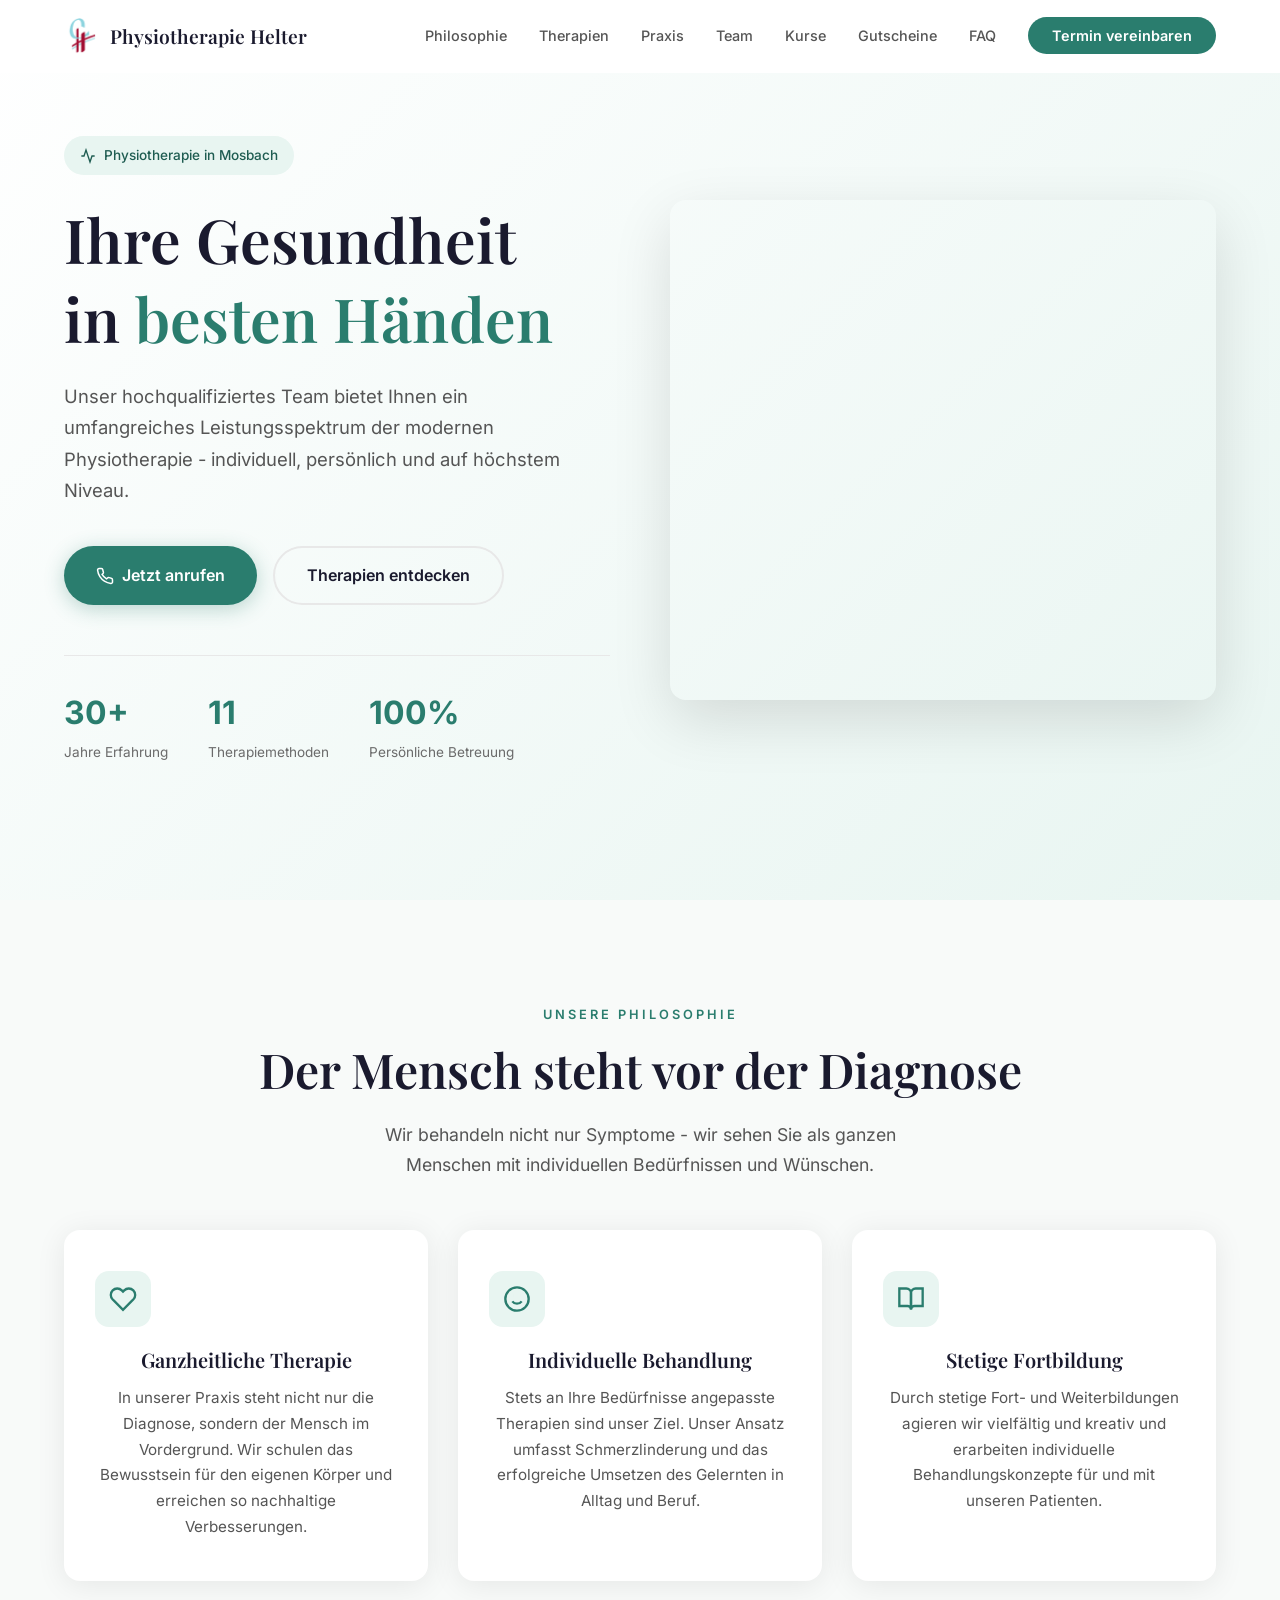
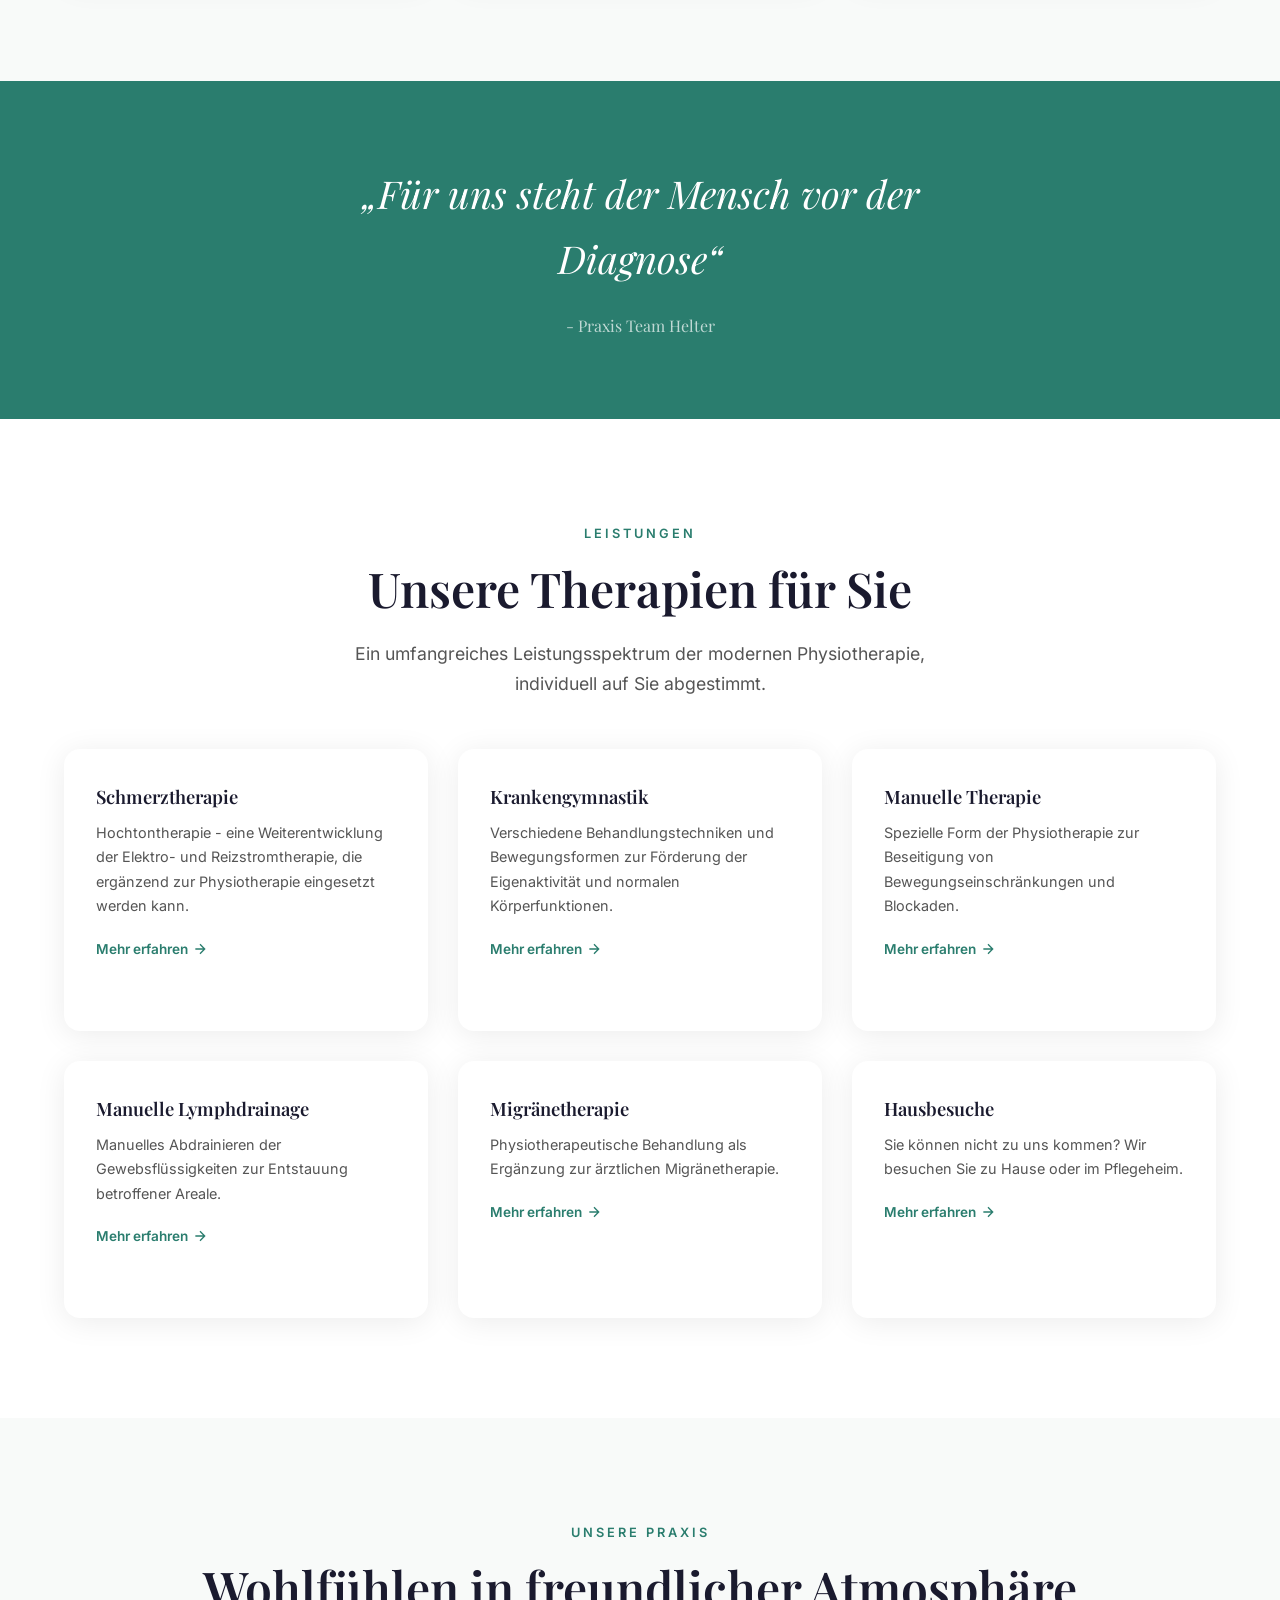
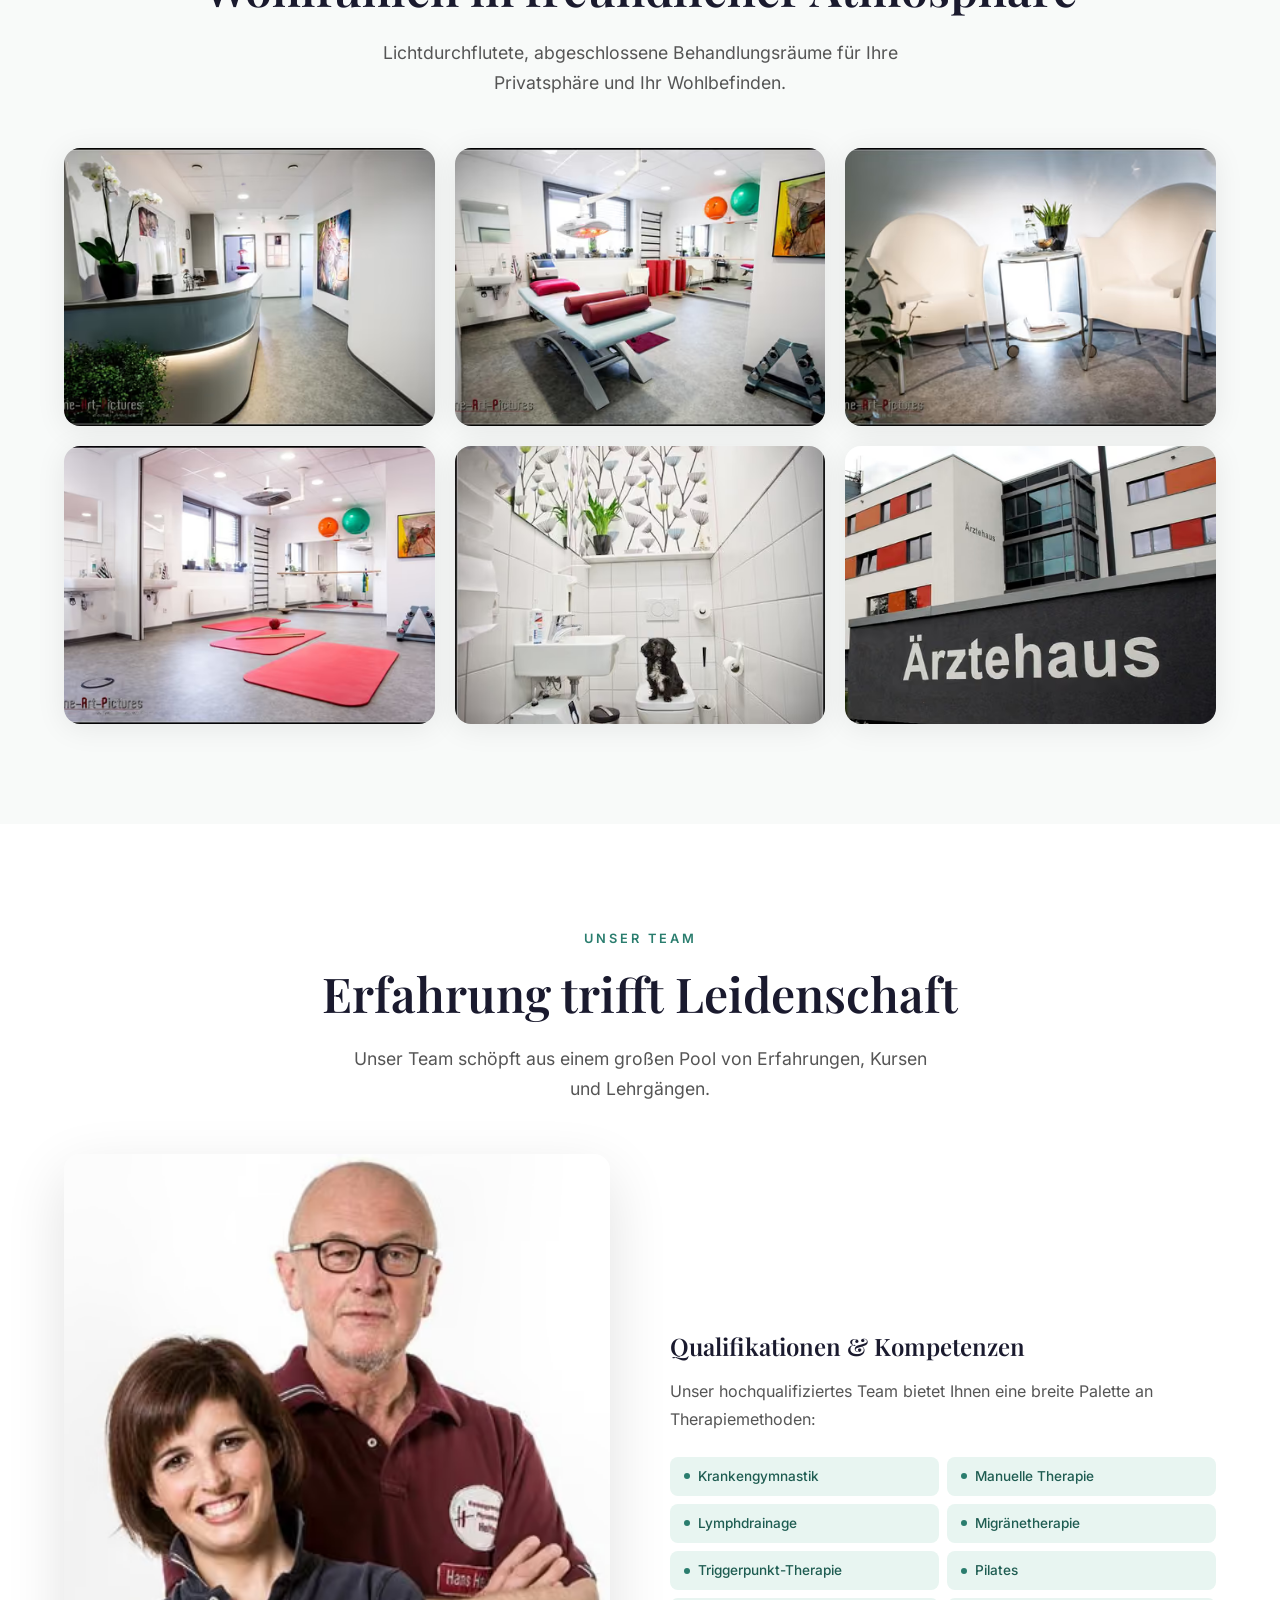
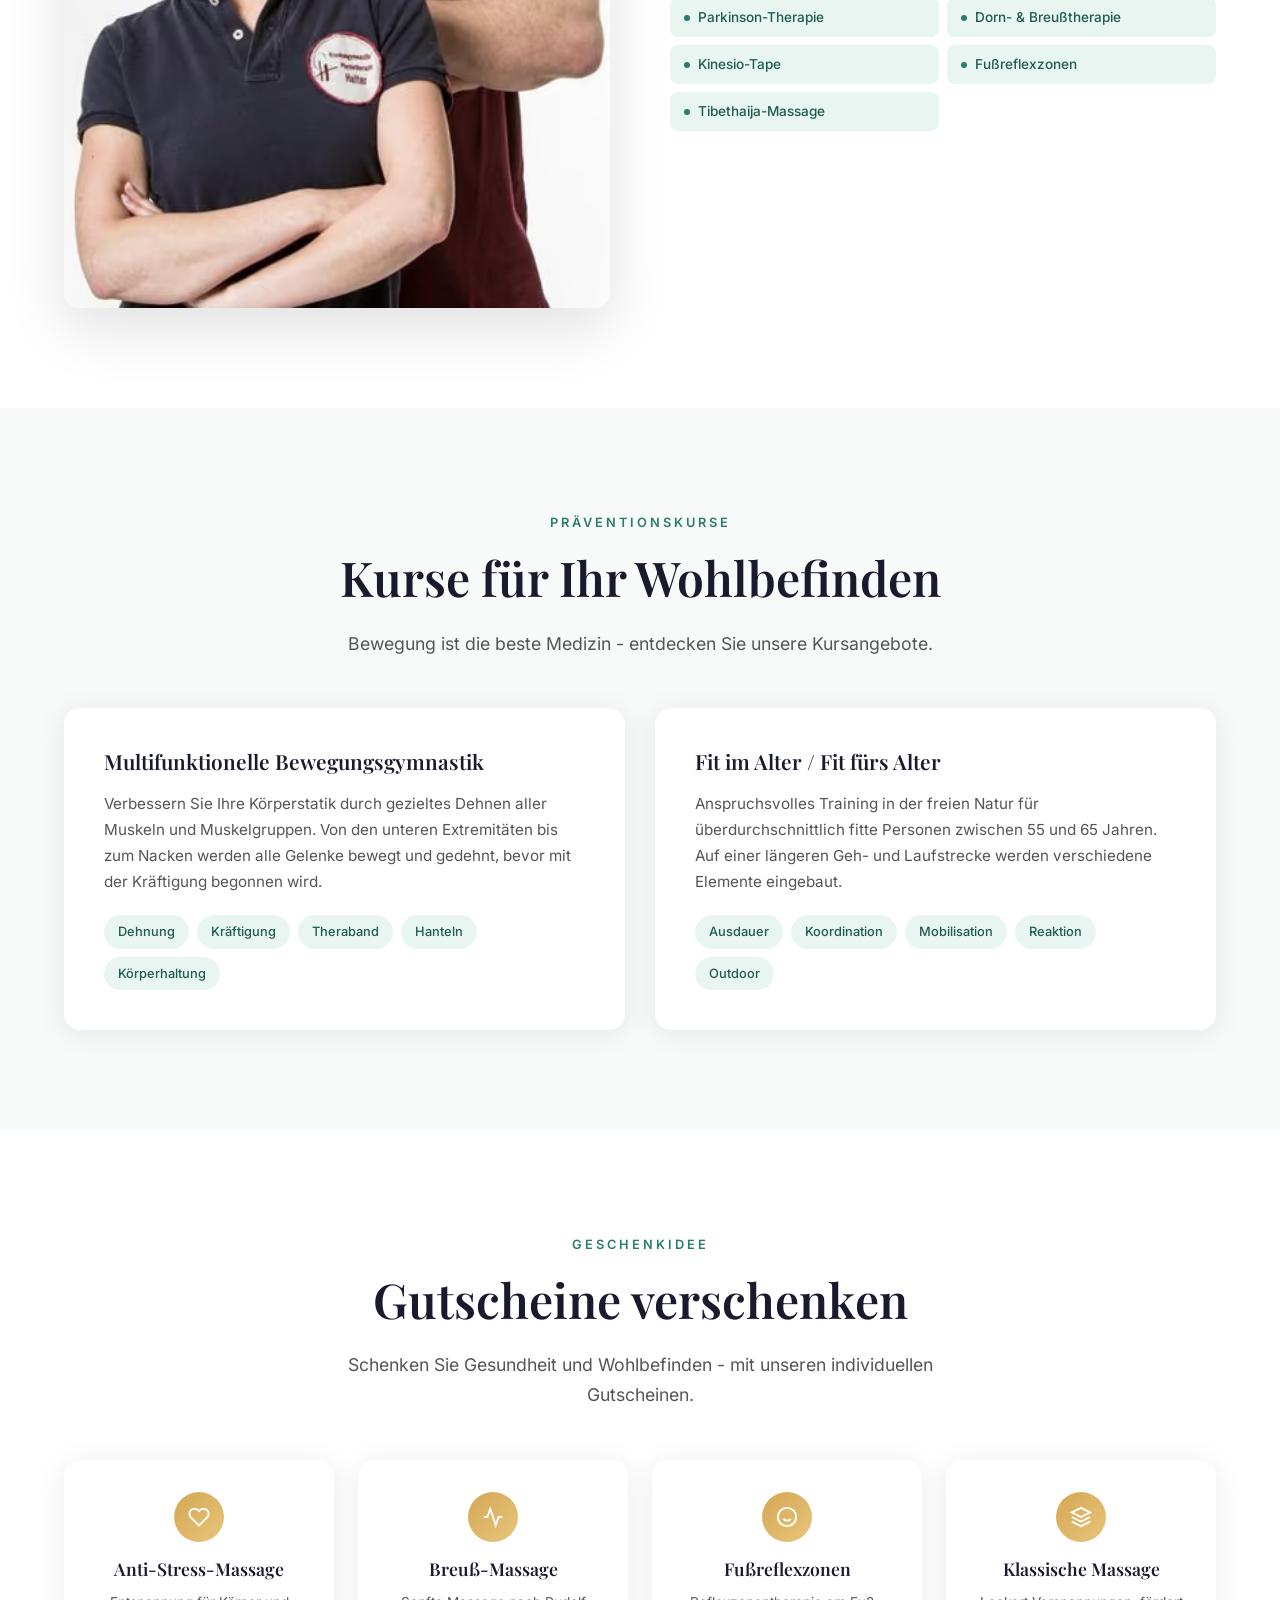
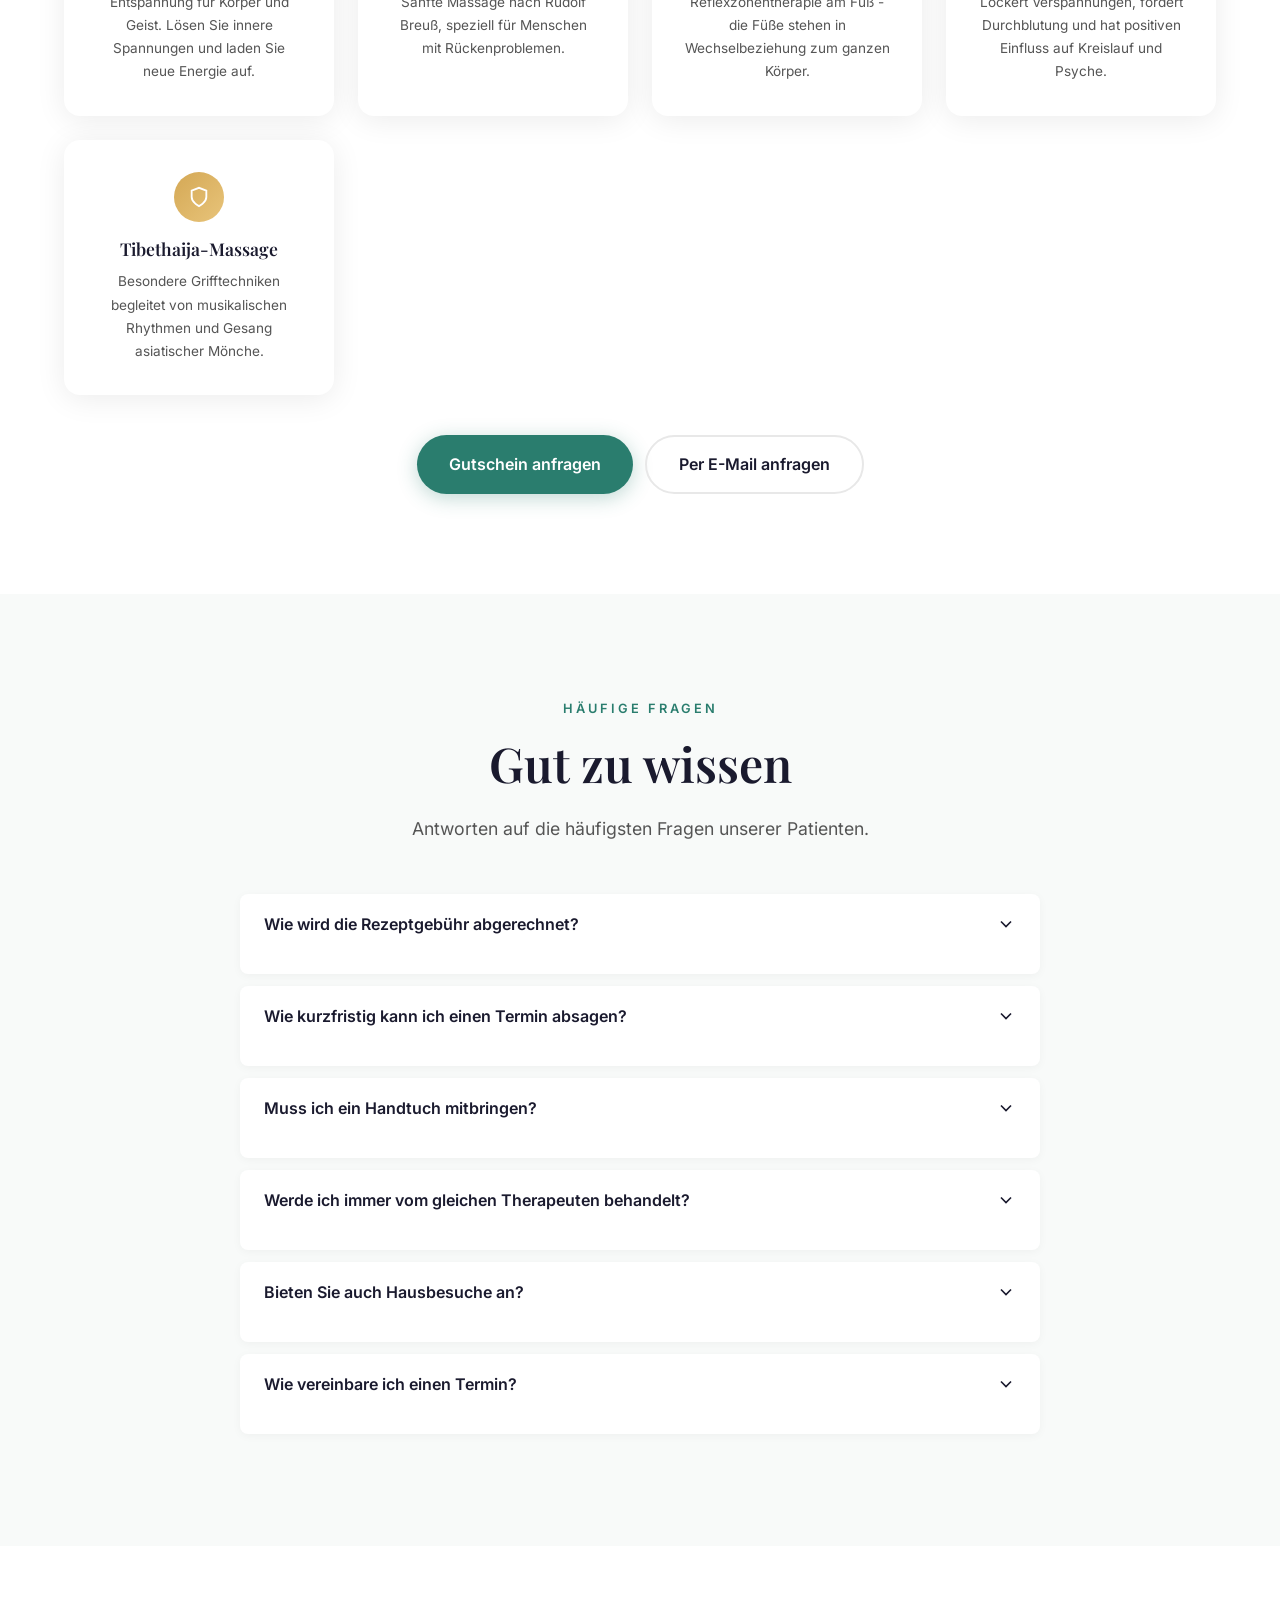
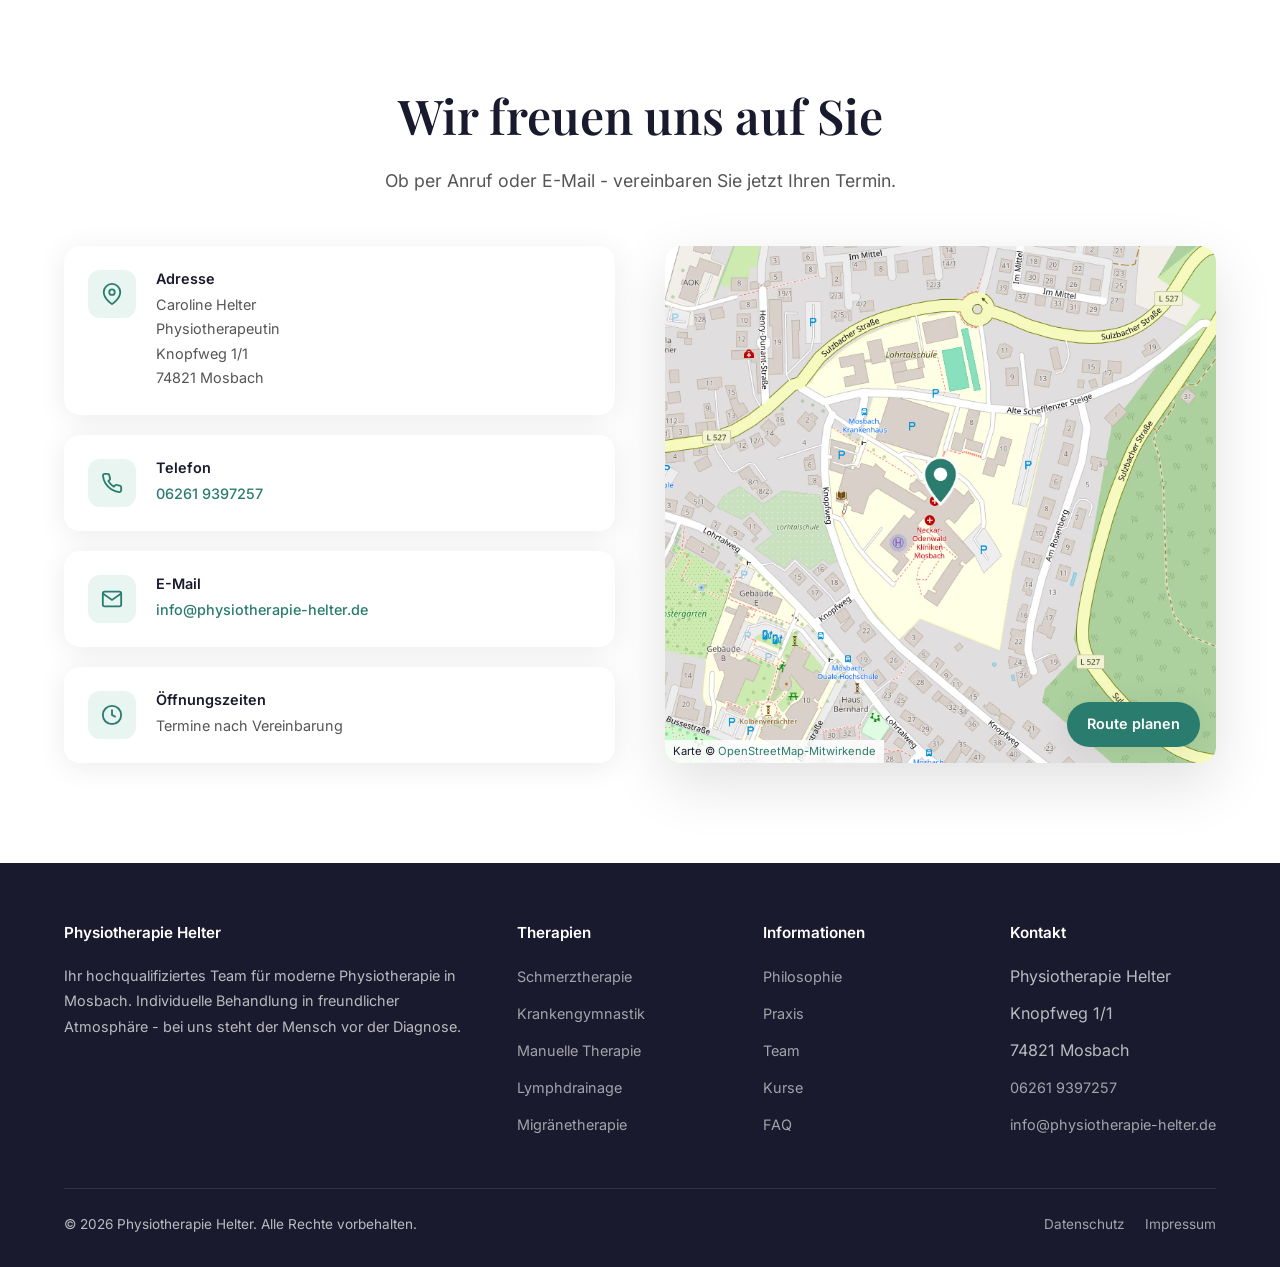
<file: index.html>
<!DOCTYPE html>
<html lang="de">
<head>
    <meta charset="UTF-8">
    <meta name="viewport" content="width=device-width, initial-scale=1.0">
    <title>Physiotherapie Helter | Ihre Praxis in Mosbach</title>
    <meta name="description" content="Physiotherapie Helter in Mosbach - Ihr hochqualifiziertes Team für Krankengymnastik, Manuelle Therapie, Lymphdrainage, Schmerztherapie und mehr. Jetzt Termin vereinbaren: 06261-9397257">
        <meta name="author" content="Physiotherapie Helter">
    <meta name="robots" content="index, follow">
    <link rel="canonical" href="https://www.physiotherapie-helter.de/">
    <link rel="icon" type="image/x-icon" href="favicon.ico">
    <link rel="icon" type="image/png" sizes="32x32" href="favicon-32x32.png">
    <link rel="apple-touch-icon" sizes="180x180" href="apple-touch-icon.png">

    <!-- Open Graph (WhatsApp, Facebook, LinkedIn, etc.) -->
    <meta property="og:title" content="Physiotherapie Helter | Ihre Praxis in Mosbach">
    <meta property="og:description" content="Ihr hochqualifiziertes Team für Krankengymnastik, Manuelle Therapie, Lymphdrainage, Schmerztherapie und mehr. Jetzt Termin vereinbaren!">
    <meta property="og:type" content="website">
    <meta property="og:url" content="https://ct2w-webfabrik.github.io/physiotherapie-helter-website/">
    <meta property="og:locale" content="de_DE">
    <meta property="og:site_name" content="Physiotherapie Helter">
    <meta property="og:image" content="https://ct2w-webfabrik.github.io/physiotherapie-helter-website/images/og-image.jpg">
    <meta property="og:image:width" content="1200">
    <meta property="og:image:height" content="630">
    <meta property="og:image:type" content="image/jpeg">
    <meta property="og:image:alt" content="Physiotherapie Helter - Ihre Praxis in Mosbach">

    <!-- Twitter Card (also used by some messengers) -->
    <meta name="twitter:card" content="summary_large_image">
    <meta name="twitter:title" content="Physiotherapie Helter | Ihre Praxis in Mosbach">
    <meta name="twitter:description" content="Krankengymnastik, Manuelle Therapie, Lymphdrainage, Schmerztherapie und mehr in Mosbach.">
    <meta name="twitter:image" content="https://ct2w-webfabrik.github.io/physiotherapie-helter-website/images/og-image.jpg">

    <!-- Structured Data for Local Business (SEO) -->
    <script type="application/ld+json">
    {
        "@context": "https://schema.org",
        "@type": "Physiotherapy",
        "name": "Physiotherapie Helter",
        "image": "https://www.physiotherapie-helter.de/images/logo.png",
        "url": "https://www.physiotherapie-helter.de",
        "telephone": "+4962619397257",
        "email": "info@physiotherapie-helter.de",
        "address": {
            "@type": "PostalAddress",
            "streetAddress": "Knopfweg 1/1",
            "addressLocality": "Mosbach",
            "postalCode": "74821",
            "addressCountry": "DE"
        },
        "geo": {
            "@type": "GeoCoordinates",
            "latitude": 49.35589,
            "longitude": 9.15331
        },
        "openingHoursSpecification": {
            "@type": "OpeningHoursSpecification",
            "dayOfWeek": ["Monday","Tuesday","Wednesday","Thursday","Friday"],
            "opens": "08:00",
            "closes": "18:00"
        },
        "priceRange": "$$",
        "sameAs": [],
        "hasOfferCatalog": {
            "@type": "OfferCatalog",
            "name": "Therapieangebote",
            "itemListElement": [
                {"@type": "Offer", "itemOffered": {"@type": "Service", "name": "Krankengymnastik"}},
                {"@type": "Offer", "itemOffered": {"@type": "Service", "name": "Manuelle Therapie"}},
                {"@type": "Offer", "itemOffered": {"@type": "Service", "name": "Manuelle Lymphdrainage"}},
                {"@type": "Offer", "itemOffered": {"@type": "Service", "name": "Schmerztherapie mit Hochtontherapie"}},
                {"@type": "Offer", "itemOffered": {"@type": "Service", "name": "Migränetherapie"}},
                {"@type": "Offer", "itemOffered": {"@type": "Service", "name": "Hausbesuche"}}
            ]
        }
    }
    </script>

    <!-- FAQ Structured Data -->
    <script type="application/ld+json">
    {
        "@context": "https://schema.org",
        "@type": "FAQPage",
        "mainEntity": [
            {
                "@type": "Question",
                "name": "Wie wird die Rezeptgebühr abgerechnet?",
                "acceptedAnswer": {
                    "@type": "Answer",
                    "text": "Bei gesetzlicher Krankenversicherung wird der Eigenanteil von uns für Ihre Krankenkasse eingezogen und ist nach der letzten Behandlung zu entrichten. Die Höhe richtet sich nach der verordneten Anwendung und deren Anzahl. Vorhandene Befreiungsausweise bitte vorzeigen."
                }
            },
            {
                "@type": "Question",
                "name": "Wie kurzfristig kann ich einen Termin absagen?",
                "acceptedAnswer": {
                    "@type": "Answer",
                    "text": "Bitte sagen Sie Ihre Termine 24 Stunden vorher ab, damit wir diese weiter anbieten können."
                }
            },
            {
                "@type": "Question",
                "name": "Muss ich ein Handtuch mitbringen?",
                "acceptedAnswer": {
                    "@type": "Answer",
                    "text": "Nein, jeder Patient erhält von uns ein frisches Laken mit seinem Namen versehen, um größtmögliche Hygiene zu gewährleisten."
                }
            },
            {
                "@type": "Question",
                "name": "Werde ich immer vom gleichen Therapeuten behandelt?",
                "acceptedAnswer": {
                    "@type": "Answer",
                    "text": "Ja, Sie werden immer vom gleichen Therapeuten betreut. So stellen wir eine kontinuierliche und persönliche Behandlung sicher."
                }
            },
            {
                "@type": "Question",
                "name": "Bieten Sie auch Hausbesuche an?",
                "acceptedAnswer": {
                    "@type": "Answer",
                    "text": "Ja, auf Wunsch führen wir Hausbesuche durch - zu Hause oder im Pflegeheim. Diese können von Ihrem Arzt verordnet werden. Termine sprechen wir gerne mit Ihnen, Ihrem Pflegedienst oder Ihrer Betreuungsperson ab."
                }
            },
            {
                "@type": "Question",
                "name": "Wie vereinbare ich einen Termin?",
                "acceptedAnswer": {
                    "@type": "Answer",
                    "text": "Termine werden nach Vereinbarung vergeben. Rufen Sie uns einfach an unter 06261&nbsp;9397257 oder schreiben Sie uns eine E-Mail."
                }
            }
        ]
    }
    </script>

    <link rel="preload" href="images/hero/hero.avif" as="image" type="image/avif" media="(min-width: 1025px)">
    <link rel="preload" href="fonts/inter-latin-wght-normal.woff2" as="font" type="font/woff2" crossorigin>
    <link rel="preload" href="fonts/playfair-display-latin-wght-normal.woff2" as="font" type="font/woff2" crossorigin>
    <link rel="stylesheet" href="fonts/fonts.css">
    <script>document.documentElement.classList.add('js')</script>

    <style>
        /* ===== CSS Variables ===== */
        :root {
            --primary: #2a7d6e;
            --primary-dark: #1e5c51;
            --primary-light: #e8f5f1;
            --accent: #d4a855;
            --text: #1a1a2e;
            --text-light: #555;
            --text-muted: #6b6b6b;
            --bg: #ffffff;
            --bg-alt: #f8faf9;
            --bg-dark: #1a1a2e;
            --border: #e8e8e8;
            --shadow: 0 4px 30px rgba(0,0,0,0.08);
            --shadow-lg: 0 20px 60px rgba(0,0,0,0.12);
            --radius: 16px;
            --radius-sm: 8px;
            --transition: 0.3s cubic-bezier(0.4, 0, 0.2, 1);
            --font-heading: 'Playfair Display', Georgia, serif;
            --font-body: 'Inter', -apple-system, BlinkMacSystemFont, sans-serif;
        }

        /* ===== Reset ===== */
        *, *::before, *::after { box-sizing: border-box; margin: 0; padding: 0; }
        html { scroll-behavior: smooth; font-size: 16px; }
        body {
            font-family: var(--font-body);
            color: var(--text);
            line-height: 1.7;
            -webkit-font-smoothing: antialiased;
            overflow-x: hidden;
        }
        img { max-width: 100%; height: auto; display: block; }
        a { color: var(--primary); text-decoration: none; transition: color var(--transition); }
        a:hover { color: var(--primary-dark); }
        :focus-visible { outline: 3px solid var(--accent); outline-offset: 3px; border-radius: 4px; }
        .skip-link {
            position: absolute; left: 16px; top: -100px; z-index: 2000;
            background: var(--primary); color: #fff; padding: 12px 20px; border-radius: var(--radius-sm);
        }
        .skip-link:focus { top: 16px; color: #fff; }

        /* ===== Utilities ===== */
        .container { max-width: 1200px; margin: 0 auto; padding: 0 24px; }
        .section { padding: 100px 0; }
        .section-alt { background: var(--bg-alt); }
        .text-center { text-align: center; }
        .sr-only { position: absolute; width: 1px; height: 1px; overflow: hidden; clip: rect(0,0,0,0); }

        /* ===== Typography ===== */
        h1, h2, h3, h4 { font-family: var(--font-heading); font-weight: 600; line-height: 1.3; text-wrap: balance; }
        .section-label {
            display: inline-block;
            font-family: var(--font-body);
            font-size: 0.8rem;
            font-weight: 600;
            letter-spacing: 3px;
            text-transform: uppercase;
            color: var(--primary);
            margin-bottom: 12px;
        }
        .section-title {
            font-size: clamp(2rem, 4vw, 3rem);
            margin-bottom: 20px;
            color: var(--text);
        }
        .section-subtitle {
            font-size: 1.1rem;
            color: var(--text-light);
            max-width: 600px;
            margin: 0 auto 50px;
        }

        /* ===== Navigation ===== */
        .navbar {
            position: fixed;
            top: 0;
            left: 0;
            right: 0;
            z-index: 1000;
            background: rgba(255,255,255,0.95);
            backdrop-filter: blur(20px);
            -webkit-backdrop-filter: blur(20px);
            border-bottom: 1px solid transparent;
            transition: all var(--transition);
            padding: 16px 0;
        }
        .navbar.scrolled {
            padding: 10px 0;
            border-bottom-color: var(--border);
            box-shadow: 0 2px 20px rgba(0,0,0,0.06);
        }
        .navbar .container {
            display: flex;
            align-items: center;
            justify-content: space-between;
        }
        .nav-brand {
            display: flex;
            align-items: center;
            gap: 12px;
            font-family: var(--font-heading);
            font-size: 1.2rem;
            font-weight: 600;
            color: var(--text);
        }
        .nav-brand img { height: 40px; width: auto; }
        .nav-links { display: flex; gap: 32px; list-style: none; }
        .nav-links a {
            font-size: 0.9rem;
            font-weight: 500;
            color: var(--text-light);
            position: relative;
            padding: 4px 0;
        }
        .nav-links a::after {
            content: '';
            position: absolute;
            bottom: -2px;
            left: 0;
            width: 0;
            height: 2px;
            background: var(--primary);
            transition: width var(--transition);
        }
        .nav-links a:hover, .nav-links a.active {
            color: var(--primary);
        }
        .nav-links a:hover::after, .nav-links a.active::after {
            width: 100%;
        }
        .nav-links .nav-cta {
            background: var(--primary);
            color: #fff !important;
            padding: 10px 24px;
            border-radius: 50px;
            font-weight: 600;
            font-size: 0.9rem;
            white-space: nowrap;
            transition: all var(--transition);
        }
        .nav-links .nav-cta:hover {
            background: var(--primary-dark);
            color: #fff !important;
            transform: translateY(-1px);
        }
        .nav-links .nav-cta::after { display: none !important; }
        .mobile-toggle {
            display: none;
            background: none;
            border: none;
            cursor: pointer;
            padding: 8px;
        }
        .mobile-toggle span {
            display: block;
            width: 24px;
            height: 2px;
            background: var(--text);
            margin: 6px 0;
            transition: all var(--transition);
        }

        /* ===== Hero ===== */
        .hero {
            min-height: 100vh;
            min-height: 100svh;
            display: flex;
            align-items: center;
            position: relative;
            overflow: hidden;
            background: linear-gradient(135deg, var(--bg) 0%, var(--primary-light) 100%);
        }
        .hero-grid {
            display: grid;
            grid-template-columns: 1fr 1fr;
            gap: 60px;
            align-items: center;
        }
        .hero-content { padding: 40px 0; }
        .hero-badge {
            display: inline-flex;
            align-items: center;
            gap: 8px;
            background: var(--primary-light);
            color: var(--primary-dark);
            padding: 8px 16px;
            border-radius: 50px;
            font-size: 0.85rem;
            font-weight: 500;
            margin-bottom: 24px;
        }
        .hero h1 {
            font-size: clamp(2.5rem, 5vw, 3.8rem);
            margin-bottom: 24px;
            color: var(--text);
        }
        .hero h1 span { color: var(--primary); }
        .hero p {
            font-size: 1.15rem;
            color: var(--text-light);
            margin-bottom: 40px;
            max-width: 500px;
        }
        .hero-actions { display: flex; gap: 16px; flex-wrap: wrap; }
        .btn {
            display: inline-flex;
            align-items: center;
            gap: 8px;
            padding: 14px 32px;
            border-radius: 50px;
            font-weight: 600;
            font-size: 1rem;
            cursor: pointer;
            transition: all var(--transition);
            border: none;
            font-family: var(--font-body);
        }
        .btn-primary {
            background: var(--primary);
            color: #fff;
            box-shadow: 0 4px 20px rgba(42,125,110,0.3);
        }
        .btn-primary:hover {
            background: var(--primary-dark);
            color: #fff;
            transform: translateY(-2px);
            box-shadow: 0 8px 30px rgba(42,125,110,0.4);
        }
        .btn-outline {
            background: transparent;
            color: var(--text);
            border: 2px solid var(--border);
        }
        .btn-outline:hover {
            border-color: var(--primary);
            color: var(--primary);
            transform: translateY(-2px);
        }
        .hero-image {
            position: relative;
            border-radius: var(--radius);
            overflow: hidden;
            box-shadow: var(--shadow-lg);
        }
        .hero-image img {
            width: 100%;
            height: 500px;
            object-fit: cover;
        }
        .hero-stats {
            display: flex;
            gap: 40px;
            margin-top: 50px;
            padding-top: 30px;
            border-top: 1px solid var(--border);
        }
        .hero-stat strong {
            display: block;
            font-size: 2rem;
            color: var(--primary);
            font-family: var(--font-body);
            font-weight: 700;
        }
        .hero-stat p {
            font-size: 0.85rem;
            color: var(--text-muted);
            margin: 0;
        }

        /* ===== Philosophy Cards ===== */
        .philosophy-grid {
            display: grid;
            grid-template-columns: repeat(3, 1fr);
            gap: 30px;
            margin-top: 50px;
        }
        .philosophy-card {
            background: #fff;
            padding: 40px 30px;
            border-radius: var(--radius);
            box-shadow: var(--shadow);
            transition: all var(--transition);
            border: 1px solid transparent;
        }
        .philosophy-card:hover {
            transform: translateY(-5px);
            border-color: var(--primary-light);
            box-shadow: var(--shadow-lg);
        }
        .card-icon {
            width: 56px;
            height: 56px;
            background: var(--primary-light);
            border-radius: 14px;
            display: flex;
            align-items: center;
            justify-content: center;
            margin-bottom: 20px;
            font-size: 1.5rem;
        }
        .philosophy-card h3 {
            font-size: 1.25rem;
            margin-bottom: 12px;
        }
        .philosophy-card p {
            color: var(--text-light);
            font-size: 0.95rem;
        }

        /* ===== Services / Therapies ===== */
        .services-grid {
            display: grid;
            grid-template-columns: repeat(3, 1fr);
            gap: 30px;
        }
        .service-card {
            background: #fff;
            border-radius: var(--radius);
            padding: 36px 28px;
            box-shadow: var(--shadow);
            transition: all var(--transition);
            border-left: 4px solid transparent;
            cursor: pointer;
        }
        .service-card:hover {
            transform: translateY(-4px);
            border-left-color: var(--primary);
            box-shadow: var(--shadow-lg);
        }
        .service-card h3 {
            font-size: 1.15rem;
            margin-bottom: 12px;
            color: var(--text);
        }
        .service-card p {
            font-size: 0.9rem;
            color: var(--text-light);
            margin-bottom: 16px;
        }
        .service-more {
            font-size: 0.85rem;
            font-weight: 600;
            color: var(--primary);
            display: inline-flex;
            align-items: center;
            gap: 4px;
        }
        .service-more svg {
            transition: transform var(--transition);
        }
        .service-card:hover .service-more svg {
            transform: translateX(4px);
        }

        /* Service Detail Modal */
        .service-more {
            background: none;
            border: none;
            padding: 0;
            font-family: inherit;
            cursor: pointer;
        }
        .service-detail, .faq-answer {
            display: grid;
            grid-template-rows: 0fr;
            visibility: hidden;
            transition: grid-template-rows 0.4s ease, visibility 0.4s;
        }
        .service-detail > *, .faq-answer > * { overflow: hidden; min-height: 0; }
        .service-detail.open, .faq-item.open .faq-answer {
            grid-template-rows: 1fr;
            visibility: visible;
        }
        .service-detail-content {
            padding-top: 16px;
            border-top: 1px solid var(--border);
            margin-top: 16px;
            font-size: 0.9rem;
            color: var(--text-light);
            line-height: 1.8;
        }
        .service-detail-content p + p { margin-top: 8px; }
        .service-detail-content ul {
            list-style: none;
            padding: 0;
            margin: 12px 0;
        }
        .service-detail-content ul li {
            padding: 4px 0 4px 20px;
            position: relative;
        }
        .service-detail-content ul li::before {
            content: '';
            position: absolute;
            left: 0;
            top: 12px;
            width: 8px;
            height: 8px;
            background: var(--primary);
            border-radius: 50%;
        }

        /* ===== Praxis Gallery ===== */
        .gallery-grid {
            display: grid;
            grid-template-columns: repeat(auto-fit, minmax(280px, 1fr));
            gap: 20px;
        }
        .gallery-item {
            border-radius: var(--radius);
            overflow: hidden;
            aspect-ratio: 4/3;
            box-shadow: var(--shadow);
            transition: all var(--transition);
        }
        .gallery-item:hover {
            transform: scale(1.02);
            box-shadow: var(--shadow-lg);
        }
        .gallery-item img {
            width: 100%;
            height: 100%;
            object-fit: cover;
            transition: transform 0.6s ease;
        }
        .gallery-item:hover img {
            transform: scale(1.05);
        }

        /* ===== Team ===== */
        .team-layout {
            display: grid;
            grid-template-columns: 1fr 1fr;
            gap: 60px;
            align-items: center;
        }
        .team-image {
            border-radius: var(--radius);
            overflow: hidden;
            box-shadow: var(--shadow-lg);
        }
        .team-image img {
            width: 100%;
            object-fit: cover;
        }
        .team-skills {
            display: grid;
            grid-template-columns: 1fr 1fr;
            gap: 8px;
            margin-top: 24px;
        }
        .skill-tag {
            display: flex;
            align-items: center;
            gap: 8px;
            padding: 8px 14px;
            background: var(--primary-light);
            border-radius: var(--radius-sm);
            font-size: 0.85rem;
            color: var(--primary-dark);
            font-weight: 500;
        }
        .skill-tag::before {
            content: '';
            width: 6px;
            height: 6px;
            background: var(--primary);
            border-radius: 50%;
            flex-shrink: 0;
        }

        /* ===== Courses ===== */
        .courses-grid {
            display: grid;
            grid-template-columns: 1fr 1fr;
            gap: 30px;
        }
        .course-card {
            background: #fff;
            border-radius: var(--radius);
            padding: 40px;
            box-shadow: var(--shadow);
            transition: all var(--transition);
        }
        .course-card:hover {
            transform: translateY(-4px);
            box-shadow: var(--shadow-lg);
        }
        .course-card h3 { margin-bottom: 16px; font-size: 1.3rem; }
        .course-card p { color: var(--text-light); font-size: 0.95rem; }
        .course-features {
            list-style: none;
            margin-top: 20px;
            display: flex;
            flex-wrap: wrap;
            gap: 8px;
        }
        .course-features li {
            background: var(--primary-light);
            color: var(--primary-dark);
            padding: 6px 14px;
            border-radius: 50px;
            font-size: 0.8rem;
            font-weight: 500;
        }

        /* ===== Gutschein ===== */
        .gutschein-grid {
            display: grid;
            grid-template-columns: repeat(auto-fit, minmax(250px, 1fr));
            gap: 24px;
        }
        .gutschein-card {
            background: #fff;
            border-radius: var(--radius);
            padding: 30px;
            box-shadow: var(--shadow);
            text-align: center;
            transition: all var(--transition);
            border: 2px solid transparent;
        }
        .gutschein-card:hover {
            border-color: var(--accent);
            transform: translateY(-4px);
        }
        .gutschein-icon {
            width: 50px;
            height: 50px;
            background: linear-gradient(135deg, var(--accent), #e8c47a);
            border-radius: 50%;
            margin: 0 auto 16px;
            display: flex;
            align-items: center;
            justify-content: center;
            font-size: 1.3rem;
        }
        .gutschein-card h3 { font-size: 1.1rem; margin-bottom: 10px; }
        .gutschein-card p { font-size: 0.85rem; color: var(--text-light); }

        /* ===== FAQ ===== */
        .faq-list { max-width: 800px; margin: 0 auto; }
        .faq-item {
            background: #fff;
            border-radius: var(--radius-sm);
            margin-bottom: 12px;
            box-shadow: 0 2px 10px rgba(0,0,0,0.04);
            overflow: hidden;
        }
        .faq-question {
            width: 100%;
            background: none;
            border: none;
            padding: 20px 24px;
            text-align: left;
            font-family: var(--font-body);
            font-size: 1rem;
            font-weight: 600;
            color: var(--text);
            cursor: pointer;
            display: flex;
            justify-content: space-between;
            align-items: center;
            transition: color var(--transition);
        }
        .faq-question:hover { color: var(--primary); }
        .faq-question svg {
            transition: transform var(--transition);
            flex-shrink: 0;
            margin-left: 16px;
        }
        .faq-item.open .faq-question svg {
            transform: rotate(180deg);
        }
        .faq-answer-inner a, .service-detail-content a { text-decoration: underline; }
        .faq-answer-inner {
            padding: 0 24px 20px;
            color: var(--text-light);
            font-size: 0.95rem;
        }

        /* ===== Contact ===== */
        .contact-grid {
            display: grid;
            grid-template-columns: 1fr 1fr;
            gap: 50px;
            align-items: start;
        }
        .contact-info-cards {
            display: grid;
            gap: 20px;
        }
        .contact-card {
            display: flex;
            gap: 20px;
            align-items: flex-start;
            padding: 24px;
            background: #fff;
            border-radius: var(--radius);
            box-shadow: var(--shadow);
            transition: all var(--transition);
        }
        .contact-card:hover {
            transform: translateY(-2px);
            box-shadow: var(--shadow-lg);
        }
        .contact-icon {
            width: 48px;
            height: 48px;
            background: var(--primary-light);
            border-radius: 12px;
            display: flex;
            align-items: center;
            justify-content: center;
            flex-shrink: 0;
        }
        .contact-card h3 {
            font-family: var(--font-body);
            font-size: 0.9rem;
            font-weight: 600;
            margin-bottom: 4px;
        }
        .contact-card p {
            font-size: 0.9rem;
            color: var(--text-light);
        }
        .contact-card a {
            color: var(--primary);
            font-weight: 500;
        }
        .map-container {
            position: relative;
            border-radius: var(--radius);
            overflow: hidden;
            box-shadow: var(--shadow-lg);
            height: 100%;
            min-height: 400px;
        }
        .map-link { position: relative; display: block; height: 100%; }
        .map-link img { width: 100%; height: 100%; min-height: 400px; object-fit: cover; }
        .map-cta {
            position: absolute;
            right: 16px;
            bottom: 16px;
            background: var(--primary);
            color: #fff;
            padding: 10px 20px;
            border-radius: 50px;
            font-weight: 600;
            font-size: 0.9rem;
            box-shadow: var(--shadow);
        }
        .map-link:hover .map-cta { background: var(--primary-dark); }
        .map-attribution {
            position: absolute;
            left: 0;
            bottom: 0;
            background: rgba(255,255,255,0.85);
            padding: 2px 8px;
            font-size: 0.7rem;
            color: var(--text);
        }
        .team-heading { font-size: 1.5rem; margin-bottom: 16px; }
        .team-intro { color: var(--text-light); margin-bottom: 24px; }
        .cta-row { display: flex; gap: 12px; justify-content: center; flex-wrap: wrap; margin-top: 40px; }
        .footer-legal { display: flex; gap: 20px; }
        .footer-legal a { color: rgba(255,255,255,0.6); }
        .footer-legal a:hover { color: #fff; }

        /* ===== Footer ===== */
        .footer {
            background: var(--bg-dark);
            color: rgba(255,255,255,0.7);
            padding: 60px 0 30px;
        }
        .footer-grid {
            display: grid;
            grid-template-columns: 2fr 1fr 1fr 1fr;
            gap: 40px;
            margin-bottom: 40px;
        }
        .footer h4 {
            color: #fff;
            font-family: var(--font-body);
            font-size: 0.95rem;
            font-weight: 600;
            margin-bottom: 20px;
        }
        .footer-brand p {
            font-size: 0.9rem;
            line-height: 1.8;
        }
        .footer-links {
            list-style: none;
        }
        .footer-links li { margin-bottom: 10px; }
        .footer-links a {
            color: rgba(255,255,255,0.6);
            font-size: 0.9rem;
            transition: color var(--transition);
        }
        .footer-links a:hover { color: #fff; }
        .footer-bottom {
            border-top: 1px solid rgba(255,255,255,0.1);
            padding-top: 24px;
            display: flex;
            justify-content: space-between;
            align-items: center;
            font-size: 0.85rem;
        }

        /* ===== Quote ===== */
        .quote-section {
            background: var(--primary);
            padding: 80px 0;
            text-align: center;
        }
        .quote-section blockquote {
            font-family: var(--font-heading);
            font-size: clamp(1.5rem, 3vw, 2.5rem);
            color: #fff;
            font-style: italic;
            max-width: 700px;
            margin: 0 auto;
        }
        .quote-section cite {
            display: block;
            margin-top: 20px;
            color: rgba(255,255,255,0.7);
            font-size: 1rem;
            font-style: normal;
        }

        /* ===== Animations ===== */
        .js .fade-in {
            opacity: 0;
            transform: translateY(30px);
            transition: opacity 0.6s ease, transform 0.6s ease;
        }
        .js .fade-in.visible {
            opacity: 1;
            transform: translateY(0);
        }

        /* ===== Back to Top ===== */
        .back-to-top {
            position: fixed;
            bottom: 30px;
            right: 30px;
            width: 48px;
            height: 48px;
            background: var(--primary);
            color: #fff;
            border: none;
            border-radius: 50%;
            cursor: pointer;
            display: flex;
            align-items: center;
            justify-content: center;
            opacity: 0;
            visibility: hidden;
            transition: all var(--transition);
            box-shadow: 0 4px 15px rgba(42,125,110,0.3);
            z-index: 900;
        }
        .back-to-top.show {
            opacity: 1;
            visibility: visible;
        }
        .back-to-top:hover {
            background: var(--primary-dark);
            transform: translateY(-3px);
        }

        /* ===== Mobile CTA Bar ===== */
        .mobile-cta-bar {
            display: none;
            position: fixed;
            bottom: 0;
            left: 0;
            right: 0;
            z-index: 999;
            background: rgba(255,255,255,0.95);
            backdrop-filter: blur(20px);
            -webkit-backdrop-filter: blur(20px);
            border-top: 1px solid var(--border);
            padding: 10px 16px calc(10px + env(safe-area-inset-bottom));
            gap: 10px;
            box-shadow: 0 -4px 20px rgba(0,0,0,0.08);
        }
        .mobile-cta-btn {
            flex: 1;
            display: flex;
            align-items: center;
            justify-content: center;
            gap: 6px;
            padding: 12px 10px;
            border-radius: 12px;
            font-size: 0.85rem;
            font-weight: 600;
            background: var(--primary);
            color: #fff !important;
            text-align: center;
        }
        .mobile-cta-secondary {
            background: var(--primary-light);
            color: var(--primary-dark) !important;
        }
        @media (max-width: 768px) {
            .mobile-cta-bar { display: flex; }
            .footer { padding-bottom: 80px; }
            .back-to-top { bottom: 80px; }
        }

        /* ===== Tablet (768-1024px) ===== */
        @media (max-width: 1024px) {
            .hero-grid { grid-template-columns: 1fr; gap: 40px; }
            .hero-image { display: none; }
            .hero-content { text-align: center; }
            .hero-content p { margin-left: auto; margin-right: auto; }
            .hero-actions { justify-content: center; }
            .hero-stats { justify-content: center; }
            .team-layout { grid-template-columns: 1fr; }
            .team-image { max-height: 400px; }
            .team-image img { max-height: 400px; }
            .footer-grid { grid-template-columns: 1fr 1fr; }
            .services-grid { grid-template-columns: 1fr 1fr; }
            .philosophy-grid { grid-template-columns: 1fr 1fr; }
            .philosophy-grid .philosophy-card:last-child {
                grid-column: 1 / -1;
                max-width: 500px;
                margin: 0 auto;
            }
            .nav-links { gap: 20px; }
            .nav-links a { font-size: 0.8rem; }
            .nav-links .nav-cta { padding: 8px 18px; font-size: 0.8rem; white-space: nowrap; }
        }

        /* ===== Mobile (max 860px) ===== */
        @media (max-width: 860px) {
            .section { padding: 60px 0; }
            .container { padding: 0 20px; }

            /* Mobile Nav */
            .nav-links { display: none; }
            .nav-links.open {
                display: flex;
                flex-direction: column;
                position: absolute;
                top: 100%;
                left: 0;
                right: 0;
                background: rgba(255,255,255,0.98);
                backdrop-filter: blur(20px);
                -webkit-backdrop-filter: blur(20px);
                padding: 16px 24px 24px;
                box-shadow: 0 10px 40px rgba(0,0,0,0.1);
                gap: 4px;
                border-top: 1px solid var(--border);
            }
            .nav-links.open li { width: 100%; }
            .nav-links.open a {
                display: block;
                padding: 12px 16px;
                border-radius: var(--radius-sm);
                font-size: 1rem;
            }
            .nav-links.open a:hover,
            .nav-links.open a.active {
                background: var(--primary-light);
            }
            .nav-links.open a::after { display: none; }
            .nav-links.open .nav-cta {
                text-align: center;
                margin-top: 8px;
                padding: 14px 24px;
            }
            .mobile-toggle { display: block; }

            /* Mobile hamburger animation */
            .mobile-toggle.active span:nth-child(1) {
                transform: rotate(45deg) translate(5px, 6px);
            }
            .mobile-toggle.active span:nth-child(2) {
                opacity: 0;
            }
            .mobile-toggle.active span:nth-child(3) {
                transform: rotate(-45deg) translate(5px, -6px);
            }

            /* Hero mobile */
            .hero { min-height: auto; padding: 120px 0 60px; }
            .hero-content { text-align: center; padding: 0; }
            .hero-content p { margin-left: auto; margin-right: auto; }
            .hero-actions { justify-content: center; }
            .hero-stats {
                flex-direction: row;
                justify-content: center;
                gap: 30px;
                flex-wrap: wrap;
            }
            .hero-stat { text-align: center; }
            .hero h1 { font-size: clamp(2rem, 8vw, 2.8rem); }

            /* Cards mobile */
            .philosophy-grid { grid-template-columns: 1fr; gap: 20px; }
            .philosophy-grid .philosophy-card:last-child { max-width: none; }
            .philosophy-card { padding: 30px 24px; }
            .services-grid { grid-template-columns: 1fr; gap: 16px; }
            .service-card { padding: 28px 22px; }
            .courses-grid { grid-template-columns: 1fr; gap: 20px; }
            .course-card { padding: 28px 22px; }
            .gutschein-grid { grid-template-columns: 1fr 1fr; gap: 16px; }
            .gutschein-card { padding: 22px 16px; }
            .gutschein-card h3 { font-size: 0.95rem; }

            /* Contact mobile */
            .contact-grid { grid-template-columns: 1fr; gap: 30px; }
            .map-container { min-height: 300px; }
            .map-link img { min-height: 300px; }

            /* Team mobile */
            .team-layout { grid-template-columns: 1fr; gap: 30px; }
            .team-skills { grid-template-columns: 1fr 1fr; gap: 6px; }
            .skill-tag { font-size: 0.8rem; padding: 6px 10px; }

            /* Quote mobile */
            .quote-section { padding: 50px 0; }

            /* FAQ mobile */
            .faq-question { padding: 16px 18px; font-size: 0.95rem; }
            .faq-answer-inner { padding: 0 18px 16px; }

            /* Footer mobile */
            .footer { padding: 40px 0 24px; }
            .footer-grid { grid-template-columns: 1fr; gap: 30px; }
            .footer-bottom { flex-direction: column; gap: 12px; text-align: center; }

            /* Gallery mobile */
            .gallery-grid { grid-template-columns: 1fr 1fr; gap: 12px; }
            .gallery-item { aspect-ratio: 1/1; }

            /* Buttons mobile */
            .btn { padding: 12px 24px; font-size: 0.9rem; width: 100%; justify-content: center; }
            .hero-actions { flex-direction: column; align-items: stretch; }
            .hero-actions .btn { width: 100%; }

            /* CTA buttons in gutschein */
            .cta-row .btn { width: auto; }
        }

        /* ===== Small phones (max 400px) ===== */
        @media (max-width: 400px) {
            .container { padding: 0 16px; }
            .section { padding: 50px 0; }
            .hero { padding: 100px 0 50px; }
            .hero h1 { font-size: 1.8rem; }
            .hero-stats { gap: 20px; }
            .hero-stat strong { font-size: 1.5rem; }
            .gutschein-grid { grid-template-columns: 1fr; }
            .gallery-grid { grid-template-columns: 1fr; }
            .team-skills { grid-template-columns: 1fr; }
            .section-title { font-size: 1.6rem; }
            .nav-brand span { font-size: 1rem; }
            .nav-brand img { height: 32px; }
        }

        /* ===== Touch device improvements ===== */
        @media (hover: none) and (pointer: coarse) {
            .philosophy-card:hover,
            .service-card:hover,
            .course-card:hover,
            .gutschein-card:hover,
            .gallery-item:hover,
            .contact-card:hover {
                transform: none;
                box-shadow: var(--shadow);
            }
            .gallery-item:hover img { transform: none; }
            .btn:hover { transform: none; }
            .back-to-top:hover { transform: none; }

            /* Larger tap targets for touch */
            .faq-question { min-height: 54px; }
            .nav-links.open a { min-height: 48px; display: flex; align-items: center; }
        }

        /* ===== Landscape phone ===== */
        @media (max-width: 768px) and (orientation: landscape) {
            .hero { min-height: auto; padding: 100px 0 40px; }
            .hero-stats { flex-direction: row; }
        }

        /* ===== Reduced motion ===== */
        @media (prefers-reduced-motion: reduce) {
            .js .fade-in { opacity: 1; transform: none; transition: none; }
            html { scroll-behavior: auto; }
            * { transition-duration: 0.01ms !important; }
        }
    </style>
</head>
<body>
    <a href="#main" class="skip-link">Zum Inhalt springen</a>

    <nav class="navbar" id="navbar" aria-label="Hauptnavigation">
        <div class="container">
            <a href="#hero" class="nav-brand" aria-label="Physiotherapie Helter - Startseite">
                <img src="images/logo.png" alt="Physiotherapie Helter Logo" width="40" height="47" loading="eager">
                <span>Physiotherapie Helter</span>
            </a>
            <ul class="nav-links" id="navLinks">
                <li><a href="#about">Philosophie</a></li>
                <li><a href="#therapien">Therapien</a></li>
                <li><a href="#praxis">Praxis</a></li>
                <li><a href="#team">Team</a></li>
                <li><a href="#kurse">Kurse</a></li>
                <li><a href="#gutscheine">Gutscheine</a></li>
                <li><a href="#faq">FAQ</a></li>
                <li><a href="#kontakt" class="nav-cta">Termin vereinbaren</a></li>
            </ul>
            <button type="button" class="mobile-toggle" id="mobileToggle" aria-label="Menü öffnen" aria-expanded="false" aria-controls="navLinks">
                <span></span><span></span><span></span>
            </button>
        </div>
    </nav>

    <main id="main">
    <section class="hero" id="hero">
        <div class="container">
            <div class="hero-grid">
                <div class="hero-content">
                    <div class="hero-badge">
                        <svg width="16" height="16" viewBox="0 0 24 24" fill="none" stroke="currentColor" stroke-width="2"><path d="M22 12h-4l-3 9L9 3l-3 9H2"/></svg>
                        Physiotherapie in Mosbach
                    </div>
                    <h1>Ihre Gesundheit in <span>besten Händen</span></h1>
                    <p>Unser hochqualifiziertes Team bietet Ihnen ein umfangreiches Leistungsspektrum der modernen Physiotherapie - individuell, persönlich und auf höchstem Niveau.</p>
                    <div class="hero-actions">
                        <a href="tel:+4962619397257" class="btn btn-primary">
                            <svg width="18" height="18" viewBox="0 0 24 24" fill="none" stroke="currentColor" stroke-width="2"><path d="M22 16.92v3a2 2 0 01-2.18 2 19.79 19.79 0 01-8.63-3.07 19.5 19.5 0 01-6-6 19.79 19.79 0 01-3.07-8.67A2 2 0 014.11 2h3a2 2 0 012 1.72c.127.96.361 1.903.7 2.81a2 2 0 01-.45 2.11L8.09 9.91a16 16 0 006 6l1.27-1.27a2 2 0 012.11-.45c.907.339 1.85.573 2.81.7A2 2 0 0122 16.92z"/></svg>
                            Jetzt anrufen
                        </a>
                        <a href="#therapien" class="btn btn-outline">Therapien entdecken</a>
                    </div>
                    <div class="hero-stats">
                        <div class="hero-stat">
                            <strong>30+</strong>
                            <p>Jahre Erfahrung</p>
                        </div>
                        <div class="hero-stat">
                            <strong>11</strong>
                            <p>Therapie&shy;methoden</p>
                        </div>
                        <div class="hero-stat">
                            <strong>100%</strong>
                            <p>Persönliche Betreuung</p>
                        </div>
                    </div>
                </div>
                <div class="hero-image">
                    <picture>
                        <source srcset="images/hero/hero.avif" type="image/avif" media="(min-width: 1025px)">
                        <source srcset="images/hero/hero.webp" type="image/webp" media="(min-width: 1025px)">
                        <source srcset="[data-uri]" media="(max-width: 1024px)">
                        <img src="images/hero/hero.jpg" alt="Gruppe bei Bewegungsübungen im Freien" width="960" height="340" fetchpriority="high">
                    </picture>
                </div>
            </div>
        </div>
    </section>

    <!-- Philosophy -->
    <section class="section section-alt" id="about">
        <div class="container text-center">
            <span class="section-label fade-in">Unsere Philosophie</span>
            <h2 class="section-title fade-in">Der Mensch steht vor der Diagnose</h2>
            <p class="section-subtitle fade-in">Wir behandeln nicht nur Symptome - wir sehen Sie als ganzen Menschen mit individuellen Bedürfnissen und Wünschen.</p>
            <div class="philosophy-grid">
                <div class="philosophy-card fade-in">
                    <div class="card-icon">
                        <svg width="28" height="28" viewBox="0 0 24 24" fill="none" stroke="var(--primary)" stroke-width="2"><path d="M20.84 4.61a5.5 5.5 0 00-7.78 0L12 5.67l-1.06-1.06a5.5 5.5 0 00-7.78 7.78l1.06 1.06L12 21.23l7.78-7.78 1.06-1.06a5.5 5.5 0 000-7.78z"/></svg>
                    </div>
                    <h3>Ganzheitliche Therapie</h3>
                    <p>In unserer Praxis steht nicht nur die Diagnose, sondern der Mensch im Vordergrund. Wir schulen das Bewusstsein für den eigenen Körper und erreichen so nachhaltige Verbesserungen.</p>
                </div>
                <div class="philosophy-card fade-in">
                    <div class="card-icon">
                        <svg width="28" height="28" viewBox="0 0 24 24" fill="none" stroke="var(--primary)" stroke-width="2"><circle cx="12" cy="12" r="10"/><path d="M8 14s1.5 2 4 2 4-2 4-2"/><line x1="9" y1="9" x2="9.01" y2="9"/><line x1="15" y1="9" x2="15.01" y2="9"/></svg>
                    </div>
                    <h3>Individuelle Behandlung</h3>
                    <p>Stets an Ihre Bedürfnisse angepasste Therapien sind unser Ziel. Unser Ansatz umfasst Schmerzlinderung und das erfolgreiche Umsetzen des Gelernten in Alltag und Beruf.</p>
                </div>
                <div class="philosophy-card fade-in">
                    <div class="card-icon">
                        <svg width="28" height="28" viewBox="0 0 24 24" fill="none" stroke="var(--primary)" stroke-width="2"><path d="M2 3h6a4 4 0 014 4v14a3 3 0 00-3-3H2z"/><path d="M22 3h-6a4 4 0 00-4 4v14a3 3 0 013-3h7z"/></svg>
                    </div>
                    <h3>Stetige Fortbildung</h3>
                    <p>Durch stetige Fort- und Weiterbildungen agieren wir vielfältig und kreativ und erarbeiten individuelle Behandlungskonzepte für und mit unseren Patienten.</p>
                </div>
            </div>
        </div>
    </section>

    <!-- Quote -->
    <section class="quote-section">
        <div class="container">
            <blockquote class="fade-in">
                &bdquo;Für uns steht der Mensch vor der Diagnose&ldquo;
                <cite>- Praxis Team Helter</cite>
            </blockquote>
        </div>
    </section>

    <!-- Therapies -->
    <section class="section" id="therapien">
        <div class="container">
            <div class="text-center">
                <span class="section-label fade-in">Leistungen</span>
                <h2 class="section-title fade-in">Unsere Therapien für Sie</h2>
                <p class="section-subtitle fade-in">Ein umfangreiches Leistungsspektrum der modernen Physiotherapie, individuell auf Sie abgestimmt.</p>
            </div>
            <div class="services-grid">
                <div class="service-card fade-in">
                    <h3>Schmerztherapie</h3>
                    <p>Hochtontherapie - eine Weiterentwicklung der Elektro- und Reizstromtherapie, die ergänzend zur Physiotherapie eingesetzt werden kann.</p>
                    <button type="button" class="service-more" aria-expanded="false" aria-controls="svc-schmerztherapie">Mehr erfahren <svg width="16" height="16" viewBox="0 0 24 24" fill="none" stroke="currentColor" stroke-width="2"><path d="M5 12h14M12 5l7 7-7 7"/></svg></button>
                    <div class="service-detail" id="svc-schmerztherapie">
                        <div class="service-detail-content">
                            <p>Bei der Hochtontherapie werden Stromintensität und Frequenzen zwischen 4.096 und 32.768 Hertz moduliert. Ob die Behandlung für Sie in Frage kommt, besprechen wir gemeinsam.</p>
                            <p><strong>Wir setzen sie zum Beispiel ein bei:</strong></p>
                            <ul>
                                <li>Kniearthrose &amp; Gelenkerkrankungen</li>
                                <li>Schulter- und Rückenschmerzen</li>
                                <li>Polyneuropathien</li>
                                <li>Kopfschmerzen &amp; Überbelastung</li>
                                <li>Chronische Erkrankungen</li>
                            </ul>
                            <p>Die Behandlung erfolgt mit HiToP-Geräten, dauert 30 bis 60 Minuten und wird von den meisten Patienten als angenehm empfunden.</p>
                        </div>
                    </div>
                </div>
                <div class="service-card fade-in">
                    <h3>Krankengymnastik</h3>
                    <p>Verschiedene Behandlungstechniken und Bewegungsformen zur Förderung der Eigenaktivität und normalen Körperfunktionen.</p>
                    <button type="button" class="service-more" aria-expanded="false" aria-controls="svc-krankengymnastik">Mehr erfahren <svg width="16" height="16" viewBox="0 0 24 24" fill="none" stroke="currentColor" stroke-width="2"><path d="M5 12h14M12 5l7 7-7 7"/></svg></button>
                    <div class="service-detail" id="svc-krankengymnastik">
                        <div class="service-detail-content">
                            <p>In der Krankengymnastik (Physiotherapie) werden verschiedene Behandlungstechniken und Bewegungsformen aus dem Alltag eingesetzt, um die Eigenaktivität des Patienten zu schulen und zu fördern. Zur therapeutischen Unterstützung werden physikalische Maßnahmen wie Massage und Strom ergänzend eingesetzt.</p>
                        </div>
                    </div>
                </div>
                <div class="service-card fade-in">
                    <h3>Manuelle Therapie</h3>
                    <p>Spezielle Form der Physiotherapie zur Beseitigung von Bewegungseinschränkungen und Blockaden.</p>
                    <button type="button" class="service-more" aria-expanded="false" aria-controls="svc-manuelle-therapie">Mehr erfahren <svg width="16" height="16" viewBox="0 0 24 24" fill="none" stroke="currentColor" stroke-width="2"><path d="M5 12h14M12 5l7 7-7 7"/></svg></button>
                    <div class="service-detail" id="svc-manuelle-therapie">
                        <div class="service-detail-content">
                            <ul>
                                <li>Beseitigung von Bewegungseinschränkungen und/oder Blockaden</li>
                                <li>Stabilisierung überbeweglicher Gelenke</li>
                                <li>Schmerzreduktion durch spezielle Gelenk-Muskeltechniken</li>
                            </ul>
                        </div>
                    </div>
                </div>
                <div class="service-card fade-in">
                    <h3>Manuelle Lymphdrainage</h3>
                    <p>Manuelles Abdrainieren der Gewebsflüssigkeiten zur Entstauung betroffener Areale.</p>
                    <button type="button" class="service-more" aria-expanded="false" aria-controls="svc-lymphdrainage">Mehr erfahren <svg width="16" height="16" viewBox="0 0 24 24" fill="none" stroke="currentColor" stroke-width="2"><path d="M5 12h14M12 5l7 7-7 7"/></svg></button>
                    <div class="service-detail" id="svc-lymphdrainage">
                        <div class="service-detail-content">
                            <p>Das Prinzip beruht auf einer bestimmten Grifftechnik, anders als die herkömmliche Massage. Die Therapie wird oft infolge orthopädischer oder traumatologischer Erkrankungen angewendet, die mit Schwellungen einhergehen (z.B. Schleudertrauma, Zerrungen, Muskelfaserriss oder Verstauchung).</p>
                        </div>
                    </div>
                </div>
                <div class="service-card fade-in">
                    <h3>Migränetherapie</h3>
                    <p>Physiotherapeutische Behandlung als Ergänzung zur ärztlichen Migränetherapie.</p>
                    <button type="button" class="service-more" aria-expanded="false" aria-controls="svc-migraene">Mehr erfahren <svg width="16" height="16" viewBox="0 0 24 24" fill="none" stroke="currentColor" stroke-width="2"><path d="M5 12h14M12 5l7 7-7 7"/></svg></button>
                    <div class="service-detail" id="svc-migraene">
                        <div class="service-detail-content">
                            <p>Migräneattacken können 4 bis 72 Stunden andauern mit pulsierenden Kopfschmerzen, Licht- und Geräuschempfindlichkeit, Übelkeit und weiteren Symptomen. Die Auslöser reichen von Stress und Medikamenten bis hin zu hormonellen Schwankungen und gestörtem Schlaf-Wach-Rhythmus. Wir arbeiten unter anderem an Verspannungen im Nacken- und Schulterbereich und zeigen Ihnen Übungen und Entspannungstechniken für den Alltag.</p>
                        </div>
                    </div>
                </div>
                <div class="service-card fade-in">
                    <h3>Hausbesuche</h3>
                    <p>Sie können nicht zu uns kommen? Wir besuchen Sie zu Hause oder im Pflegeheim.</p>
                    <button type="button" class="service-more" aria-expanded="false" aria-controls="svc-hausbesuche">Mehr erfahren <svg width="16" height="16" viewBox="0 0 24 24" fill="none" stroke="currentColor" stroke-width="2"><path d="M5 12h14M12 5l7 7-7 7"/></svg></button>
                    <div class="service-detail" id="svc-hausbesuche">
                        <div class="service-detail-content">
                            <p>Hausbesuche können von Ihrem Arzt in bestimmten Fällen verordnet werden. Wir sprechen unsere Behandlungstermine gerne mit Ihnen persönlich, Ihrem Pflegedienst oder Ihrer Betreuungsperson ab.</p>
                        </div>
                    </div>
                </div>
            </div>
        </div>
    </section>

    <!-- Praxis Gallery -->
    <section class="section section-alt" id="praxis">
        <div class="container">
            <div class="text-center">
                <span class="section-label fade-in">Unsere Praxis</span>
                <h2 class="section-title fade-in">Wohlfühlen in freundlicher Atmosphäre</h2>
                <p class="section-subtitle fade-in">Lichtdurchflutete, abgeschlossene Behandlungsräume für Ihre Privatsphäre und Ihr Wohlbefinden.</p>
            </div>
            <div class="gallery-grid">
                <div class="gallery-item fade-in"><picture><source srcset="images/praxis/praxis_1-480.avif 480w, images/praxis/praxis_1-800.avif 800w, images/praxis/praxis_1.avif 1024w" sizes="(max-width: 400px) calc(100vw - 32px), (max-width: 860px) calc(50vw - 26px), 380px" type="image/avif"><source srcset="images/praxis/praxis_1-480.webp 480w, images/praxis/praxis_1-800.webp 800w, images/praxis/praxis_1.webp 1024w" sizes="(max-width: 400px) calc(100vw - 32px), (max-width: 860px) calc(50vw - 26px), 380px" type="image/webp"><img src="images/praxis/praxis_1.jpg" alt="Behandlungsraum Physiotherapie Helter Mosbach" width="1024" height="687" loading="lazy" decoding="async"></picture></div>
                <div class="gallery-item fade-in"><picture><source srcset="images/praxis/praxis_2-480.avif 480w, images/praxis/praxis_2-800.avif 800w, images/praxis/praxis_2.avif 1024w" sizes="(max-width: 400px) calc(100vw - 32px), (max-width: 860px) calc(50vw - 26px), 380px" type="image/avif"><source srcset="images/praxis/praxis_2-480.webp 480w, images/praxis/praxis_2-800.webp 800w, images/praxis/praxis_2.webp 1024w" sizes="(max-width: 400px) calc(100vw - 32px), (max-width: 860px) calc(50vw - 26px), 380px" type="image/webp"><img src="images/praxis/praxis_2.jpg" alt="Praxisräume Physiotherapie Mosbach" width="1024" height="687" loading="lazy" decoding="async"></picture></div>
                <div class="gallery-item fade-in"><picture><source srcset="images/praxis/praxis_3-480.avif 480w, images/praxis/praxis_3-800.avif 800w, images/praxis/praxis_3.avif 1024w" sizes="(max-width: 400px) calc(100vw - 32px), (max-width: 860px) calc(50vw - 26px), 380px" type="image/avif"><source srcset="images/praxis/praxis_3-480.webp 480w, images/praxis/praxis_3-800.webp 800w, images/praxis/praxis_3.webp 1024w" sizes="(max-width: 400px) calc(100vw - 32px), (max-width: 860px) calc(50vw - 26px), 380px" type="image/webp"><img src="images/praxis/praxis_3.jpg" alt="Therapieraum mit moderner Ausstattung" width="1024" height="687" loading="lazy" decoding="async"></picture></div>
                <div class="gallery-item fade-in"><picture><source srcset="images/praxis/praxis_4-480.avif 480w, images/praxis/praxis_4-800.avif 800w, images/praxis/praxis_4.avif 1024w" sizes="(max-width: 400px) calc(100vw - 32px), (max-width: 860px) calc(50vw - 26px), 380px" type="image/avif"><source srcset="images/praxis/praxis_4-480.webp 480w, images/praxis/praxis_4-800.webp 800w, images/praxis/praxis_4.webp 1024w" sizes="(max-width: 400px) calc(100vw - 32px), (max-width: 860px) calc(50vw - 26px), 380px" type="image/webp"><img src="images/praxis/praxis_4.jpg" alt="Empfangsbereich Physiotherapie Helter" width="1024" height="687" loading="lazy" decoding="async"></picture></div>
                <div class="gallery-item fade-in"><picture><source srcset="images/praxis/praxis_5.avif" type="image/avif"><source srcset="images/praxis/praxis_5.webp" type="image/webp"><img src="images/praxis/praxis_5.jpg" alt="Freundliches Praxisambiente" width="461" height="687" loading="lazy" decoding="async"></picture></div>
                <div class="gallery-item fade-in"><picture><source srcset="images/aerztehaus-mosbach-480.avif 480w, images/aerztehaus-mosbach.avif 678w" sizes="(max-width: 400px) calc(100vw - 32px), (max-width: 860px) calc(50vw - 26px), 380px" type="image/avif"><source srcset="images/aerztehaus-mosbach-480.webp 480w, images/aerztehaus-mosbach.webp 678w" sizes="(max-width: 400px) calc(100vw - 32px), (max-width: 860px) calc(50vw - 26px), 380px" type="image/webp"><img src="images/aerztehaus-mosbach.jpg" alt="Ärztehaus Mosbach - Standort der Praxis" width="678" height="515" loading="lazy" decoding="async"></picture></div>
            </div>
        </div>
    </section>

    <!-- Team -->
    <section class="section" id="team">
        <div class="container">
            <div class="text-center">
                <span class="section-label fade-in">Unser Team</span>
                <h2 class="section-title fade-in">Erfahrung trifft Leidenschaft</h2>
                <p class="section-subtitle fade-in">Unser Team schöpft aus einem großen Pool von Erfahrungen, Kursen und Lehrgängen.</p>
            </div>
            <div class="team-layout fade-in">
                <div class="team-image">
                    <picture><source srcset="images/das-team.avif" type="image/avif"><source srcset="images/das-team.webp" type="image/webp"><img src="images/das-team.jpg" alt="Das Team der Physiotherapie Helter in Mosbach" width="404" height="558" loading="lazy" decoding="async"></picture>
                </div>
                <div>
                    <h3 class="team-heading">Qualifikationen &amp; Kompetenzen</h3>
                    <p class="team-intro">Unser hochqualifiziertes Team bietet Ihnen eine breite Palette an Therapiemethoden:</p>
                    <div class="team-skills">
                        <span class="skill-tag">Krankengymnastik</span>
                        <span class="skill-tag">Manuelle Therapie</span>
                        <span class="skill-tag">Lymphdrainage</span>
                        <span class="skill-tag">Migränetherapie</span>
                        <span class="skill-tag">Triggerpunkt-Therapie</span>
                        <span class="skill-tag">Pilates</span>
                        <span class="skill-tag">Parkinson-Therapie</span>
                        <span class="skill-tag">Dorn- &amp; Breußtherapie</span>
                        <span class="skill-tag">Kinesio-Tape</span>
                        <span class="skill-tag">Fußreflexzonen</span>
                        <span class="skill-tag">Tibethaija-Massage</span>
                    </div>
                </div>
            </div>
        </div>
    </section>

    <!-- Courses -->
    <section class="section section-alt" id="kurse">
        <div class="container">
            <div class="text-center">
                <span class="section-label fade-in">Präventionskurse</span>
                <h2 class="section-title fade-in">Kurse für Ihr Wohlbefinden</h2>
                <p class="section-subtitle fade-in">Bewegung ist die beste Medizin - entdecken Sie unsere Kursangebote.</p>
            </div>
            <div class="courses-grid">
                <div class="course-card fade-in">
                    <h3>Multifunktionelle Bewegungsgymnastik</h3>
                    <p>Verbessern Sie Ihre Körperstatik durch gezieltes Dehnen aller Muskeln und Muskelgruppen. Von den unteren Extremitäten bis zum Nacken werden alle Gelenke bewegt und gedehnt, bevor mit der Kräftigung begonnen wird.</p>
                    <ul class="course-features">
                        <li>Dehnung</li>
                        <li>Kräftigung</li>
                        <li>Theraband</li>
                        <li>Hanteln</li>
                        <li>Körperhaltung</li>
                    </ul>
                </div>
                <div class="course-card fade-in">
                    <h3>Fit im Alter / Fit fürs Alter</h3>
                    <p>Anspruchsvolles Training in der freien Natur für überdurchschnittlich fitte Personen zwischen 55 und 65 Jahren. Auf einer längeren Geh- und Laufstrecke werden verschiedene Elemente eingebaut.</p>
                    <ul class="course-features">
                        <li>Ausdauer</li>
                        <li>Koordination</li>
                        <li>Mobilisation</li>
                        <li>Reaktion</li>
                        <li>Outdoor</li>
                    </ul>
                </div>
            </div>
        </div>
    </section>

    <!-- Gutscheine -->
    <section class="section" id="gutscheine">
        <div class="container">
            <div class="text-center">
                <span class="section-label fade-in">Geschenkidee</span>
                <h2 class="section-title fade-in">Gutscheine verschenken</h2>
                <p class="section-subtitle fade-in">Schenken Sie Gesundheit und Wohlbefinden - mit unseren individuellen Gutscheinen.</p>
            </div>
            <div class="gutschein-grid">
                <div class="gutschein-card fade-in">
                    <div class="gutschein-icon">
                        <svg width="22" height="22" viewBox="0 0 24 24" fill="none" stroke="#fff" stroke-width="2"><path d="M20.84 4.61a5.5 5.5 0 00-7.78 0L12 5.67l-1.06-1.06a5.5 5.5 0 00-7.78 7.78l1.06 1.06L12 21.23l7.78-7.78 1.06-1.06a5.5 5.5 0 000-7.78z"/></svg>
                    </div>
                    <h3>Anti-Stress-Massage</h3>
                    <p>Entspannung für Körper und Geist. Lösen Sie innere Spannungen und laden Sie neue Energie auf.</p>
                </div>
                <div class="gutschein-card fade-in">
                    <div class="gutschein-icon">
                        <svg width="22" height="22" viewBox="0 0 24 24" fill="none" stroke="#fff" stroke-width="2"><path d="M22 12h-4l-3 9L9 3l-3 9H2"/></svg>
                    </div>
                    <h3>Breuß-Massage</h3>
                    <p>Sanfte Massage nach Rudolf Breuß, speziell für Menschen mit Rückenproblemen.</p>
                </div>
                <div class="gutschein-card fade-in">
                    <div class="gutschein-icon">
                        <svg width="22" height="22" viewBox="0 0 24 24" fill="none" stroke="#fff" stroke-width="2"><circle cx="12" cy="12" r="10"/><path d="M8 14s1.5 2 4 2 4-2 4-2"/></svg>
                    </div>
                    <h3>Fußreflexzonen</h3>
                    <p>Reflexzonentherapie am Fuß - die Füße stehen in Wechselbeziehung zum ganzen Körper.</p>
                </div>
                <div class="gutschein-card fade-in">
                    <div class="gutschein-icon">
                        <svg width="22" height="22" viewBox="0 0 24 24" fill="none" stroke="#fff" stroke-width="2"><path d="M12 2L2 7l10 5 10-5-10-5z"/><path d="M2 17l10 5 10-5"/><path d="M2 12l10 5 10-5"/></svg>
                    </div>
                    <h3>Klassische Massage</h3>
                    <p>Lockert Verspannungen, fördert Durchblutung und hat positiven Einfluss auf Kreislauf und Psyche.</p>
                </div>
                <div class="gutschein-card fade-in">
                    <div class="gutschein-icon">
                        <svg width="22" height="22" viewBox="0 0 24 24" fill="none" stroke="#fff" stroke-width="2"><path d="M12 22s8-4 8-10V5l-8-3-8 3v7c0 6 8 10 8 10z"/></svg>
                    </div>
                    <h3>Tibethaija-Massage</h3>
                    <p>Besondere Grifftechniken begleitet von musikalischen Rhythmen und Gesang asiatischer Mönche.</p>
                </div>
            </div>
            <div class="cta-row fade-in">
                <a href="tel:+4962619397257" class="btn btn-primary">Gutschein anfragen</a>
                <a href="mailto:info@physiotherapie-helter.de?subject=Gutschein" class="btn btn-outline">Per E-Mail anfragen</a>
            </div>
        </div>
    </section>

    <!-- FAQ -->
    <section class="section section-alt" id="faq">
        <div class="container">
            <div class="text-center">
                <span class="section-label fade-in">Häufige Fragen</span>
                <h2 class="section-title fade-in">Gut zu wissen</h2>
                <p class="section-subtitle fade-in">Antworten auf die häufigsten Fragen unserer Patienten.</p>
            </div>
            <div class="faq-list">
                <div class="faq-item fade-in">
                    <button type="button" class="faq-question" aria-expanded="false" aria-controls="faq-1">
                        Wie wird die Rezeptgebühr abgerechnet?
                        <svg width="20" height="20" viewBox="0 0 24 24" fill="none" stroke="currentColor" stroke-width="2"><path d="M6 9l6 6 6-6"/></svg>
                    </button>
                    <div class="faq-answer" id="faq-1"><div class="faq-answer-inner">Bei gesetzlicher Krankenversicherung wird der Eigenanteil von uns für Ihre Krankenkasse eingezogen und ist nach der letzten Behandlung zu entrichten. Die Höhe richtet sich nach der verordneten Anwendung und deren Anzahl. Vorhandene Befreiungsausweise bitte vorzeigen.</div></div>
                </div>
                <div class="faq-item fade-in">
                    <button type="button" class="faq-question" aria-expanded="false" aria-controls="faq-2">
                        Wie kurzfristig kann ich einen Termin absagen?
                        <svg width="20" height="20" viewBox="0 0 24 24" fill="none" stroke="currentColor" stroke-width="2"><path d="M6 9l6 6 6-6"/></svg>
                    </button>
                    <div class="faq-answer" id="faq-2"><div class="faq-answer-inner">Bitte sagen Sie Ihre Termine <strong>24 Stunden vorher</strong> ab, damit wir diese weiter anbieten können.</div></div>
                </div>
                <div class="faq-item fade-in">
                    <button type="button" class="faq-question" aria-expanded="false" aria-controls="faq-3">
                        Muss ich ein Handtuch mitbringen?
                        <svg width="20" height="20" viewBox="0 0 24 24" fill="none" stroke="currentColor" stroke-width="2"><path d="M6 9l6 6 6-6"/></svg>
                    </button>
                    <div class="faq-answer" id="faq-3"><div class="faq-answer-inner">Nein, jeder Patient erhält von uns ein frisches Laken mit seinem Namen versehen, um größtmögliche Hygiene zu gewährleisten.</div></div>
                </div>
                <div class="faq-item fade-in">
                    <button type="button" class="faq-question" aria-expanded="false" aria-controls="faq-4">
                        Werde ich immer vom gleichen Therapeuten behandelt?
                        <svg width="20" height="20" viewBox="0 0 24 24" fill="none" stroke="currentColor" stroke-width="2"><path d="M6 9l6 6 6-6"/></svg>
                    </button>
                    <div class="faq-answer" id="faq-4"><div class="faq-answer-inner">Ja, Sie werden immer vom gleichen Therapeuten betreut. So stellen wir eine kontinuierliche und persönliche Behandlung sicher.</div></div>
                </div>
                <div class="faq-item fade-in">
                    <button type="button" class="faq-question" aria-expanded="false" aria-controls="faq-5">
                        Bieten Sie auch Hausbesuche an?
                        <svg width="20" height="20" viewBox="0 0 24 24" fill="none" stroke="currentColor" stroke-width="2"><path d="M6 9l6 6 6-6"/></svg>
                    </button>
                    <div class="faq-answer" id="faq-5"><div class="faq-answer-inner">Ja, auf Wunsch führen wir Hausbesuche durch - zu Hause oder im Pflegeheim. Diese können von Ihrem Arzt verordnet werden. Termine sprechen wir gerne mit Ihnen, Ihrem Pflegedienst oder Ihrer Betreuungsperson ab.</div></div>
                </div>
                <div class="faq-item fade-in">
                    <button type="button" class="faq-question" aria-expanded="false" aria-controls="faq-6">
                        Wie vereinbare ich einen Termin?
                        <svg width="20" height="20" viewBox="0 0 24 24" fill="none" stroke="currentColor" stroke-width="2"><path d="M6 9l6 6 6-6"/></svg>
                    </button>
                    <div class="faq-answer" id="faq-6"><div class="faq-answer-inner">Termine werden nach Vereinbarung vergeben. Rufen Sie uns einfach an unter <a href="tel:+4962619397257">06261&nbsp;9397257</a> oder schreiben Sie uns eine <a href="mailto:info@physiotherapie-helter.de">E-Mail</a>.</div></div>
                </div>
            </div>
        </div>
    </section>

    <!-- Contact -->
    <section class="section" id="kontakt">
        <div class="container">
            <div class="text-center">
                <span class="section-label fade-in">Kontakt</span>
                <h2 class="section-title fade-in">Wir freuen uns auf Sie</h2>
                <p class="section-subtitle fade-in">Ob per Anruf oder E-Mail - vereinbaren Sie jetzt Ihren Termin.</p>
            </div>
            <div class="contact-grid fade-in">
                <div class="contact-info-cards">
                    <div class="contact-card">
                        <div class="contact-icon">
                            <svg width="22" height="22" viewBox="0 0 24 24" fill="none" stroke="var(--primary)" stroke-width="2"><path d="M21 10c0 7-9 13-9 13s-9-6-9-13a9 9 0 0118 0z"/><circle cx="12" cy="10" r="3"/></svg>
                        </div>
                        <div>
                            <h3>Adresse</h3>
                            <p>Caroline Helter<br>Physiotherapeutin<br>Knopfweg 1/1<br>74821 Mosbach</p>
                        </div>
                    </div>
                    <div class="contact-card">
                        <div class="contact-icon">
                            <svg width="22" height="22" viewBox="0 0 24 24" fill="none" stroke="var(--primary)" stroke-width="2"><path d="M22 16.92v3a2 2 0 01-2.18 2 19.79 19.79 0 01-8.63-3.07 19.5 19.5 0 01-6-6 19.79 19.79 0 01-3.07-8.67A2 2 0 014.11 2h3a2 2 0 012 1.72c.127.96.361 1.903.7 2.81a2 2 0 01-.45 2.11L8.09 9.91a16 16 0 006 6l1.27-1.27a2 2 0 012.11-.45c.907.339 1.85.573 2.81.7A2 2 0 0122 16.92z"/></svg>
                        </div>
                        <div>
                            <h3>Telefon</h3>
                            <p><a href="tel:+4962619397257">06261&nbsp;9397257</a></p>
                        </div>
                    </div>
                    <div class="contact-card">
                        <div class="contact-icon">
                            <svg width="22" height="22" viewBox="0 0 24 24" fill="none" stroke="var(--primary)" stroke-width="2"><path d="M4 4h16c1.1 0 2 .9 2 2v12c0 1.1-.9 2-2 2H4c-1.1 0-2-.9-2-2V6c0-1.1.9-2 2-2z"/><path d="M22 6l-10 7L2 6"/></svg>
                        </div>
                        <div>
                            <h3>E-Mail</h3>
                            <p><a href="mailto:info@physiotherapie-helter.de">info@physiotherapie-helter.de</a></p>
                        </div>
                    </div>
                    <div class="contact-card">
                        <div class="contact-icon">
                            <svg width="22" height="22" viewBox="0 0 24 24" fill="none" stroke="var(--primary)" stroke-width="2"><circle cx="12" cy="12" r="10"/><path d="M12 6v6l4 2"/></svg>
                        </div>
                        <div>
                            <h3>Öffnungszeiten</h3>
                            <p>Termine nach Vereinbarung</p>
                        </div>
                    </div>
                </div>
                <div class="map-container">
                    <a class="map-link" href="https://www.google.com/maps/dir/?api=1&amp;destination=Knopfweg+1%2F1%2C+74821+Mosbach" target="_blank" rel="noopener">
                        <picture>
                            <source srcset="images/karte.avif" type="image/avif">
                            <source srcset="images/karte.webp" type="image/webp">
                            <img src="images/karte.jpg" alt="Karte: Die Praxis liegt am Knopfweg 1/1 bei den Neckar-Odenwald-Kliniken in Mosbach" width="960" height="720" loading="lazy" decoding="async">
                        </picture>
                        <span class="map-cta">Route planen</span>
                    </a>
                    <p class="map-attribution">Karte &copy; <a href="https://www.openstreetmap.org/copyright" target="_blank" rel="noopener">OpenStreetMap-Mitwirkende</a></p>
                </div>
            </div>
        </div>
    </section>

    </main>

    <footer class="footer">
        <div class="container">
            <div class="footer-grid">
                <div class="footer-brand">
                    <h4>Physiotherapie Helter</h4>
                    <p>Ihr hochqualifiziertes Team für moderne Physiotherapie in Mosbach. Individuelle Behandlung in freundlicher Atmosphäre - bei uns steht der Mensch vor der Diagnose.</p>
                </div>
                <div>
                    <h4>Therapien</h4>
                    <ul class="footer-links">
                        <li><a href="#therapien">Schmerztherapie</a></li>
                        <li><a href="#therapien">Krankengymnastik</a></li>
                        <li><a href="#therapien">Manuelle Therapie</a></li>
                        <li><a href="#therapien">Lymphdrainage</a></li>
                        <li><a href="#therapien">Migränetherapie</a></li>
                    </ul>
                </div>
                <div>
                    <h4>Informationen</h4>
                    <ul class="footer-links">
                        <li><a href="#about">Philosophie</a></li>
                        <li><a href="#praxis">Praxis</a></li>
                        <li><a href="#team">Team</a></li>
                        <li><a href="#kurse">Kurse</a></li>
                        <li><a href="#faq">FAQ</a></li>
                    </ul>
                </div>
                <div>
                    <h4>Kontakt</h4>
                    <ul class="footer-links">
                        <li>Physiotherapie Helter</li>
                        <li>Knopfweg 1/1</li>
                        <li>74821 Mosbach</li>
                        <li><a href="tel:+4962619397257">06261&nbsp;9397257</a></li>
                        <li><a href="mailto:info@physiotherapie-helter.de">info@physiotherapie-helter.de</a></li>
                    </ul>
                </div>
            </div>
            <div class="footer-bottom">
                <p>&copy; 2026 Physiotherapie Helter. Alle Rechte vorbehalten.</p>
                <div class="footer-legal">
                    <a href="datenschutz.html">Datenschutz</a>
                    <a href="impressum.html">Impressum</a>
                </div>
            </div>
        </div>
    </footer>

    <!-- Mobile sticky CTA bar -->
    <div class="mobile-cta-bar" id="mobileCta">
        <a href="tel:+4962619397257" class="mobile-cta-btn">
            <svg width="18" height="18" viewBox="0 0 24 24" fill="none" stroke="currentColor" stroke-width="2"><path d="M22 16.92v3a2 2 0 01-2.18 2 19.79 19.79 0 01-8.63-3.07 19.5 19.5 0 01-6-6 19.79 19.79 0 01-3.07-8.67A2 2 0 014.11 2h3a2 2 0 012 1.72c.127.96.361 1.903.7 2.81a2 2 0 01-.45 2.11L8.09 9.91a16 16 0 006 6l1.27-1.27a2 2 0 012.11-.45c.907.339 1.85.573 2.81.7A2 2 0 0122 16.92z"/></svg>
            Anrufen
        </a>
        <a href="mailto:info@physiotherapie-helter.de" class="mobile-cta-btn mobile-cta-secondary">
            <svg width="18" height="18" viewBox="0 0 24 24" fill="none" stroke="currentColor" stroke-width="2"><path d="M4 4h16c1.1 0 2 .9 2 2v12c0 1.1-.9 2-2 2H4c-1.1 0-2-.9-2-2V6c0-1.1.9-2 2-2z"/><path d="M22 6l-10 7L2 6"/></svg>
            E-Mail
        </a>
        <a href="https://www.google.com/maps/dir/?api=1&amp;destination=Knopfweg+1%2F1%2C+74821+Mosbach" target="_blank" rel="noopener" class="mobile-cta-btn mobile-cta-secondary">
            <svg width="18" height="18" viewBox="0 0 24 24" fill="none" stroke="currentColor" stroke-width="2"><path d="M21 10c0 7-9 13-9 13s-9-6-9-13a9 9 0 0118 0z"/><circle cx="12" cy="10" r="3"/></svg>
            Route
        </a>
    </div>

    <!-- Back to Top -->
    <button type="button" class="back-to-top" id="backToTop" aria-label="Nach oben scrollen">
        <svg width="20" height="20" viewBox="0 0 24 24" fill="none" stroke="currentColor" stroke-width="2"><path d="M18 15l-6-6-6 6"/></svg>
    </button>

    <script>
        const mobileToggle = document.getElementById('mobileToggle');
        const navLinks = document.getElementById('navLinks');
        function setMenu(open) {
            navLinks.classList.toggle('open', open);
            mobileToggle.classList.toggle('active', open);
            mobileToggle.setAttribute('aria-expanded', open);
            mobileToggle.setAttribute('aria-label', open ? 'Menü schließen' : 'Menü öffnen');
            document.body.style.overflow = open ? 'hidden' : '';
        }
        mobileToggle.addEventListener('click', () => setMenu(!navLinks.classList.contains('open')));
        navLinks.querySelectorAll('a').forEach(link => link.addEventListener('click', () => setMenu(false)));
        document.addEventListener('keydown', e => {
            if (e.key === 'Escape' && navLinks.classList.contains('open')) {
                setMenu(false);
                mobileToggle.focus();
            }
        });

        const navbar = document.getElementById('navbar');
        const backToTop = document.getElementById('backToTop');
        let ticking = false;
        window.addEventListener('scroll', () => {
            if (ticking) return;
            ticking = true;
            requestAnimationFrame(() => {
                navbar.classList.toggle('scrolled', window.scrollY > 50);
                backToTop.classList.toggle('show', window.scrollY > 500);
                ticking = false;
            });
        }, { passive: true });
        backToTop.addEventListener('click', () => window.scrollTo({ top: 0, behavior: 'smooth' }));

        function setupDisclosure(buttons, onToggle) {
            buttons.forEach(btn => btn.addEventListener('click', e => {
                e.stopPropagation();
                const wasOpen = btn.getAttribute('aria-expanded') === 'true';
                buttons.forEach(other => {
                    other.setAttribute('aria-expanded', 'false');
                    onToggle(other, false);
                });
                btn.setAttribute('aria-expanded', !wasOpen);
                onToggle(btn, !wasOpen);
            }));
        }
        const serviceButtons = document.querySelectorAll('.service-more');
        setupDisclosure(serviceButtons, (btn, open) =>
            document.getElementById(btn.getAttribute('aria-controls')).classList.toggle('open', open));
        document.querySelectorAll('.service-card').forEach(card => card.addEventListener('click', e => {
            if (!e.target.closest('a, .service-detail')) card.querySelector('.service-more').click();
        }));
        setupDisclosure(document.querySelectorAll('.faq-question'), (btn, open) =>
            btn.closest('.faq-item').classList.toggle('open', open));

        const fadeObserver = new IntersectionObserver(entries => {
            entries.forEach(entry => {
                if (entry.isIntersecting) {
                    entry.target.classList.add('visible');
                    fadeObserver.unobserve(entry.target);
                }
            });
        }, { threshold: 0.1, rootMargin: '0px 0px -50px 0px' });
        document.querySelectorAll('.fade-in').forEach(el => fadeObserver.observe(el));

        const navObserver = new IntersectionObserver(entries => {
            entries.forEach(entry => {
                if (!entry.isIntersecting) return;
                const link = navLinks.querySelector(`a[href="#${entry.target.id}"]`);
                navLinks.querySelectorAll('a').forEach(a => a.classList.toggle('active', a === link));
            });
        }, { rootMargin: '-45% 0px -50% 0px' });
        document.querySelectorAll('main section[id]').forEach(section => navObserver.observe(section));
    </script>
</body>
</html>
</file>
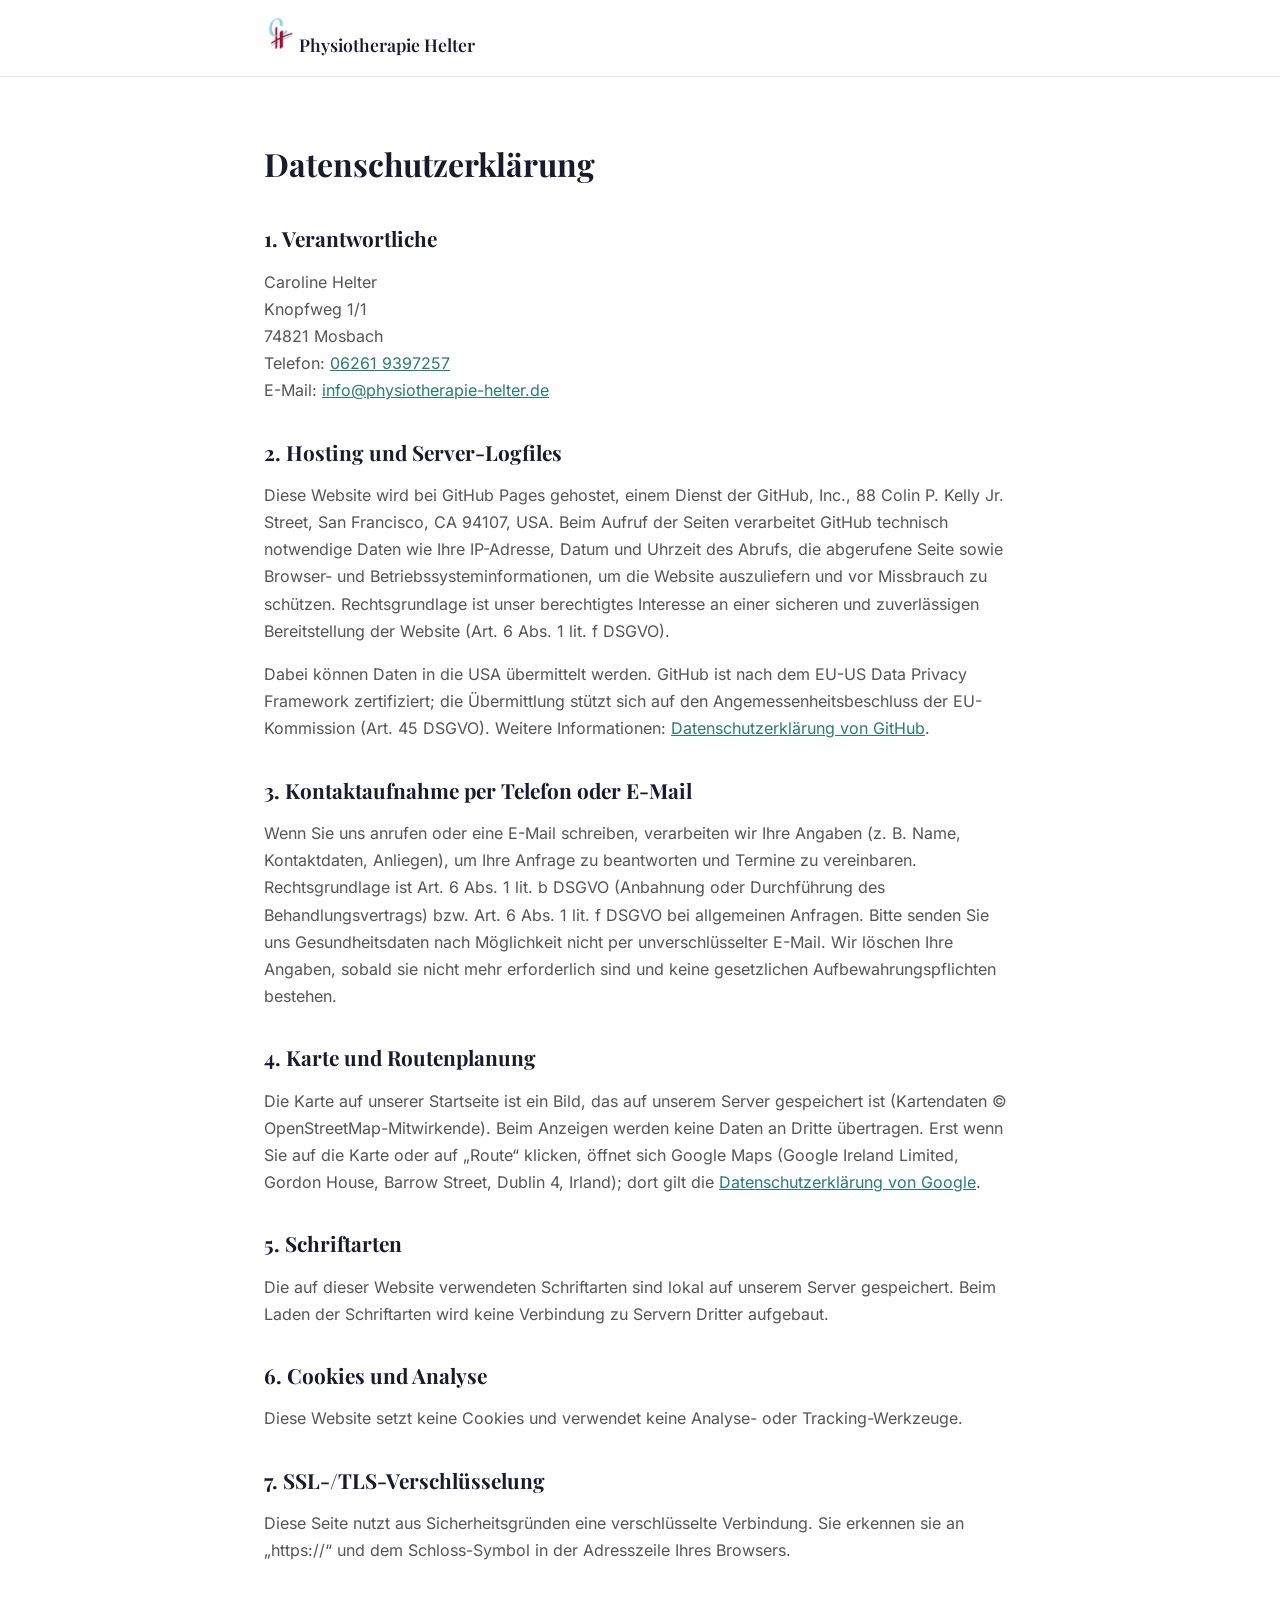
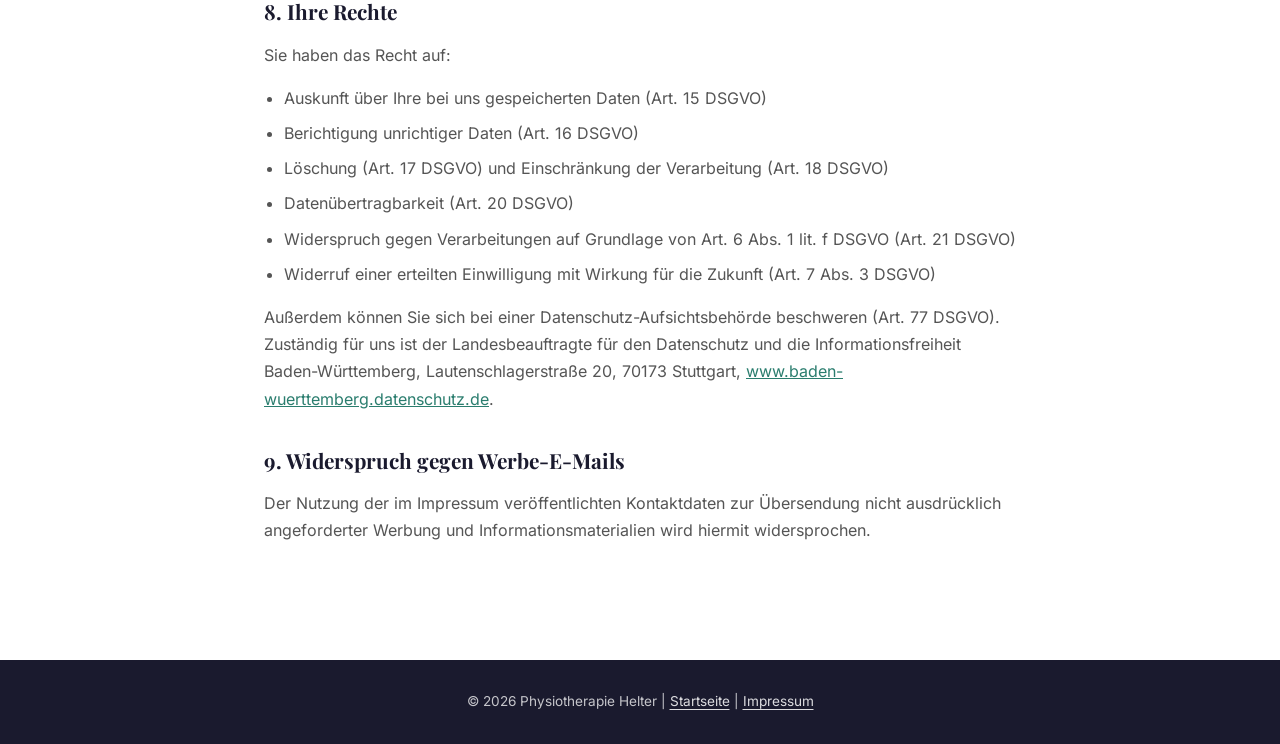
<file: datenschutz.html>
<!DOCTYPE html>
<html lang="de">
<head>
    <meta charset="UTF-8">
    <meta name="viewport" content="width=device-width, initial-scale=1.0">
    <title>Datenschutz | Physiotherapie Helter Mosbach</title>
    <meta name="robots" content="noindex, follow">
    <link rel="canonical" href="https://www.physiotherapie-helter.de/datenschutz.html">
    <link rel="icon" type="image/x-icon" href="favicon.ico">
    <link rel="icon" type="image/png" sizes="32x32" href="favicon-32x32.png">
    <link rel="apple-touch-icon" sizes="180x180" href="apple-touch-icon.png">
    <link rel="preload" href="fonts/inter-latin-wght-normal.woff2" as="font" type="font/woff2" crossorigin>
    <link rel="preload" href="fonts/playfair-display-latin-wght-normal.woff2" as="font" type="font/woff2" crossorigin>
    <link rel="stylesheet" href="fonts/fonts.css">
    <link rel="stylesheet" href="css/legal.css">
</head>
<body>
    <nav class="navbar">
        <div class="container">
            <a href="index.html"><img src="images/logo.png" alt="" width="36" height="42"> Physiotherapie Helter</a>
        </div>
    </nav>
    <main class="content">
        <div class="container">
            <h1>Datenschutzerklärung</h1>

            <h2>1. Verantwortliche</h2>
            <p>Caroline Helter<br>Knopfweg 1/1<br>74821 Mosbach<br>Telefon: <a href="tel:+4962619397257">06261&nbsp;9397257</a><br>E-Mail: <a href="mailto:info@physiotherapie-helter.de">info@physiotherapie-helter.de</a></p>

            <h2>2. Hosting und Server-Logfiles</h2>
            <p>Diese Website wird bei GitHub Pages gehostet, einem Dienst der GitHub, Inc., 88 Colin P. Kelly Jr. Street, San Francisco, CA 94107, USA. Beim Aufruf der Seiten verarbeitet GitHub technisch notwendige Daten wie Ihre IP-Adresse, Datum und Uhrzeit des Abrufs, die abgerufene Seite sowie Browser- und Betriebssysteminformationen, um die Website auszuliefern und vor Missbrauch zu schützen. Rechtsgrundlage ist unser berechtigtes Interesse an einer sicheren und zuverlässigen Bereitstellung der Website (Art. 6 Abs. 1 lit. f DSGVO).</p>
            <p>Dabei können Daten in die USA übermittelt werden. GitHub ist nach dem EU-US Data Privacy Framework zertifiziert; die Übermittlung stützt sich auf den Angemessenheitsbeschluss der EU-Kommission (Art. 45 DSGVO). Weitere Informationen: <a href="https://docs.github.com/de/site-policy/privacy-policies/github-general-privacy-statement" target="_blank" rel="noopener">Datenschutzerklärung von GitHub</a>.</p>

            <h2>3. Kontaktaufnahme per Telefon oder E-Mail</h2>
            <p>Wenn Sie uns anrufen oder eine E-Mail schreiben, verarbeiten wir Ihre Angaben (z. B. Name, Kontaktdaten, Anliegen), um Ihre Anfrage zu beantworten und Termine zu vereinbaren. Rechtsgrundlage ist Art. 6 Abs. 1 lit. b DSGVO (Anbahnung oder Durchführung des Behandlungsvertrags) bzw. Art. 6 Abs. 1 lit. f DSGVO bei allgemeinen Anfragen. Bitte senden Sie uns Gesundheitsdaten nach Möglichkeit nicht per unverschlüsselter E-Mail. Wir löschen Ihre Angaben, sobald sie nicht mehr erforderlich sind und keine gesetzlichen Aufbewahrungspflichten bestehen.</p>

            <h2 id="karte">4. Karte und Routenplanung</h2>
            <p>Die Karte auf unserer Startseite ist ein Bild, das auf unserem Server gespeichert ist (Kartendaten &copy; OpenStreetMap-Mitwirkende). Beim Anzeigen werden keine Daten an Dritte übertragen. Erst wenn Sie auf die Karte oder auf &bdquo;Route&ldquo; klicken, öffnet sich Google Maps (Google Ireland Limited, Gordon House, Barrow Street, Dublin 4, Irland); dort gilt die <a href="https://policies.google.com/privacy?hl=de" target="_blank" rel="noopener">Datenschutzerklärung von Google</a>.</p>

            <h2>5. Schriftarten</h2>
            <p>Die auf dieser Website verwendeten Schriftarten sind lokal auf unserem Server gespeichert. Beim Laden der Schriftarten wird keine Verbindung zu Servern Dritter aufgebaut.</p>

            <h2>6. Cookies und Analyse</h2>
            <p>Diese Website setzt keine Cookies und verwendet keine Analyse- oder Tracking-Werkzeuge.</p>

            <h2>7. SSL-/TLS-Verschlüsselung</h2>
            <p>Diese Seite nutzt aus Sicherheitsgründen eine verschlüsselte Verbindung. Sie erkennen sie an &bdquo;https://&ldquo; und dem Schloss-Symbol in der Adresszeile Ihres Browsers.</p>

            <h2>8. Ihre Rechte</h2>
            <p>Sie haben das Recht auf:</p>
            <ul>
                <li>Auskunft über Ihre bei uns gespeicherten Daten (Art. 15 DSGVO)</li>
                <li>Berichtigung unrichtiger Daten (Art. 16 DSGVO)</li>
                <li>Löschung (Art. 17 DSGVO) und Einschränkung der Verarbeitung (Art. 18 DSGVO)</li>
                <li>Datenübertragbarkeit (Art. 20 DSGVO)</li>
                <li>Widerspruch gegen Verarbeitungen auf Grundlage von Art. 6 Abs. 1 lit. f DSGVO (Art. 21 DSGVO)</li>
                <li>Widerruf einer erteilten Einwilligung mit Wirkung für die Zukunft (Art. 7 Abs. 3 DSGVO)</li>
            </ul>
            <p>Außerdem können Sie sich bei einer Datenschutz-Aufsichtsbehörde beschweren (Art. 77 DSGVO). Zuständig für uns ist der Landesbeauftragte für den Datenschutz und die Informationsfreiheit Baden-Württemberg, Lautenschlagerstraße 20, 70173 Stuttgart, <a href="https://www.baden-wuerttemberg.datenschutz.de" target="_blank" rel="noopener">www.baden-wuerttemberg.datenschutz.de</a>.</p>

            <h2>9. Widerspruch gegen Werbe-E-Mails</h2>
            <p>Der Nutzung der im Impressum veröffentlichten Kontaktdaten zur Übersendung nicht ausdrücklich angeforderter Werbung und Informationsmaterialien wird hiermit widersprochen.</p>
        </div>
    </main>
    <footer class="footer">
        <div class="container">
            <p>&copy; 2026 Physiotherapie Helter | <a href="index.html">Startseite</a> | <a href="impressum.html">Impressum</a></p>
        </div>
    </footer>
</body>
</html>
</file>
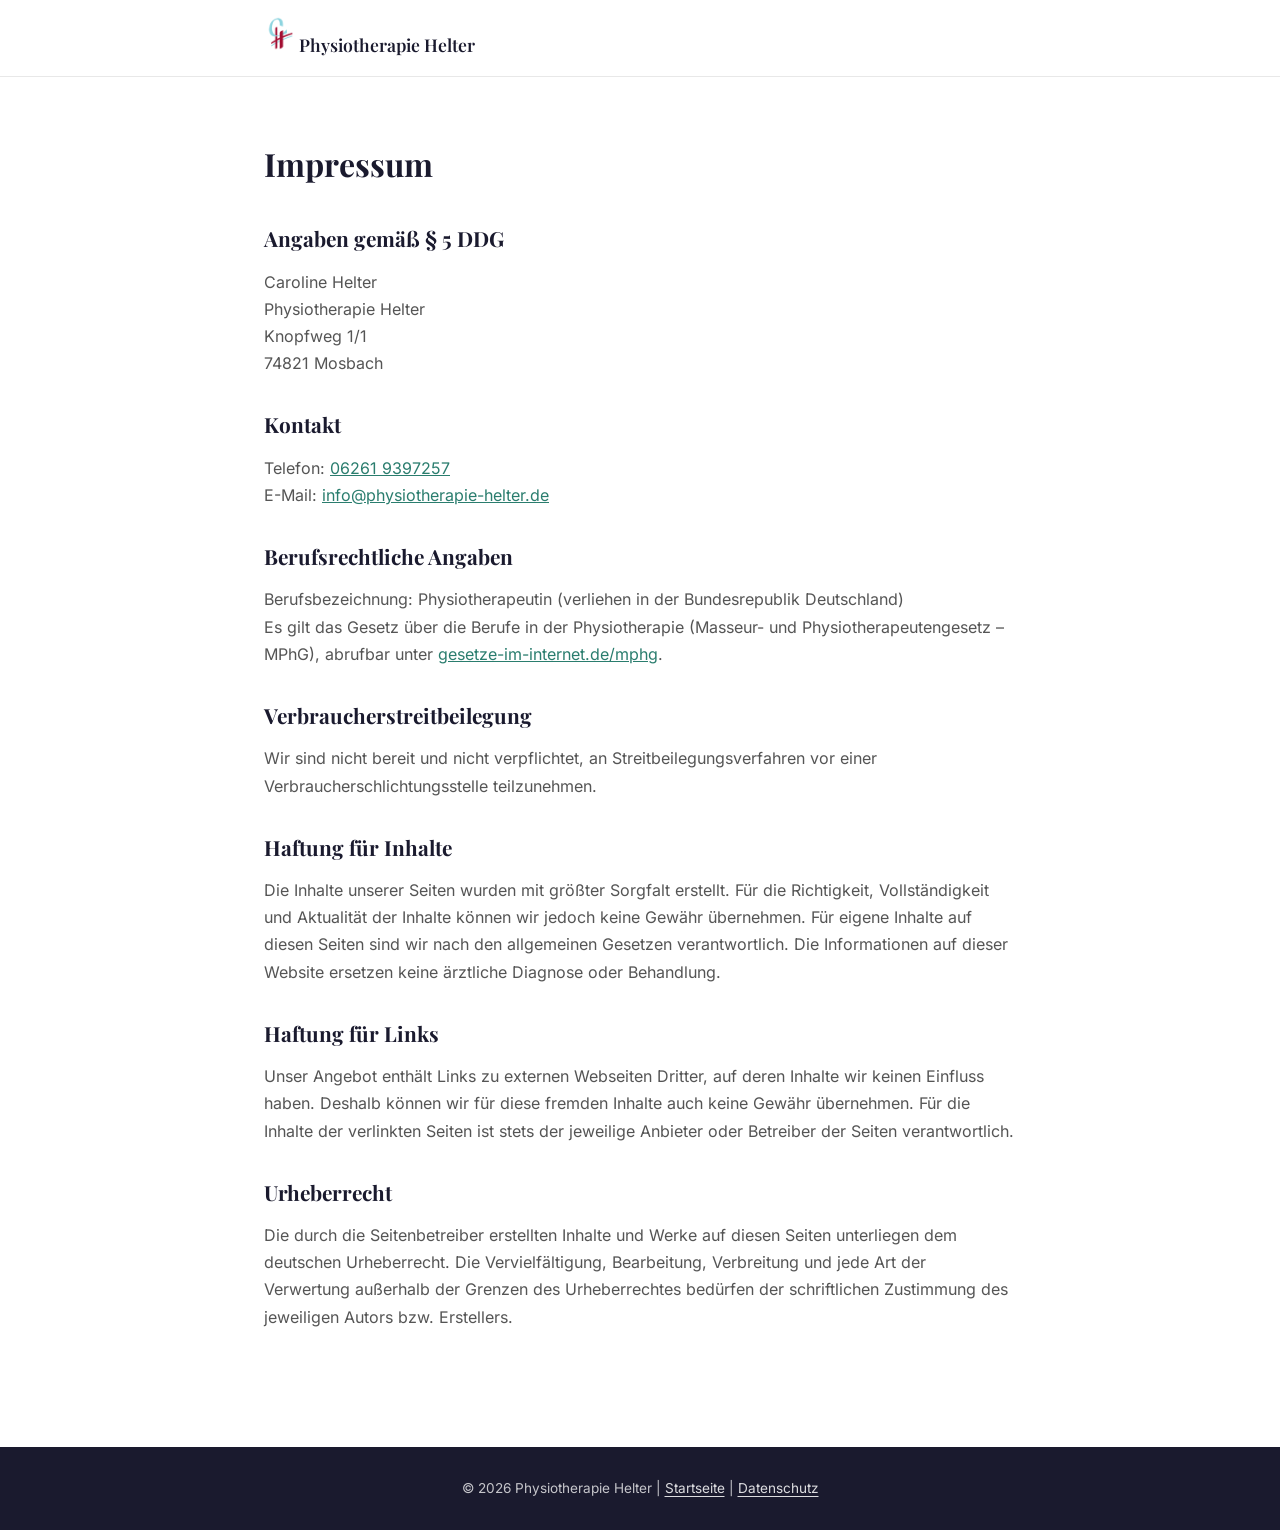
<file: impressum.html>
<!DOCTYPE html>
<html lang="de">
<head>
    <meta charset="UTF-8">
    <meta name="viewport" content="width=device-width, initial-scale=1.0">
    <title>Impressum | Physiotherapie Helter Mosbach</title>
    <meta name="robots" content="noindex, follow">
    <link rel="canonical" href="https://www.physiotherapie-helter.de/impressum.html">
    <link rel="icon" type="image/x-icon" href="favicon.ico">
    <link rel="icon" type="image/png" sizes="32x32" href="favicon-32x32.png">
    <link rel="apple-touch-icon" sizes="180x180" href="apple-touch-icon.png">
    <link rel="preload" href="fonts/inter-latin-wght-normal.woff2" as="font" type="font/woff2" crossorigin>
    <link rel="preload" href="fonts/playfair-display-latin-wght-normal.woff2" as="font" type="font/woff2" crossorigin>
    <link rel="stylesheet" href="fonts/fonts.css">
    <link rel="stylesheet" href="css/legal.css">
</head>
<body>
    <nav class="navbar">
        <div class="container">
            <a href="index.html"><img src="images/logo.png" alt="" width="36" height="42"> Physiotherapie Helter</a>
        </div>
    </nav>
    <main class="content">
        <div class="container">
            <h1>Impressum</h1>
            <h2>Angaben gemäß § 5 DDG</h2>
            <p>Caroline Helter<br>Physiotherapie Helter<br>Knopfweg 1/1<br>74821 Mosbach</p>

            <h2>Kontakt</h2>
            <p>Telefon: <a href="tel:+4962619397257">06261&nbsp;9397257</a><br>E-Mail: <a href="mailto:info@physiotherapie-helter.de">info@physiotherapie-helter.de</a></p>

            <h2>Berufsrechtliche Angaben</h2>
            <p>Berufsbezeichnung: Physiotherapeutin (verliehen in der Bundesrepublik Deutschland)<br>
            Es gilt das Gesetz über die Berufe in der Physiotherapie (Masseur- und Physiotherapeutengesetz – MPhG), abrufbar unter <a href="https://www.gesetze-im-internet.de/mphg/" target="_blank" rel="noopener">gesetze-im-internet.de/mphg</a>.</p>

            <h2>Verbraucherstreitbeilegung</h2>
            <p>Wir sind nicht bereit und nicht verpflichtet, an Streitbeilegungsverfahren vor einer Verbraucherschlichtungsstelle teilzunehmen.</p>

            <h2>Haftung für Inhalte</h2>
            <p>Die Inhalte unserer Seiten wurden mit größter Sorgfalt erstellt. Für die Richtigkeit, Vollständigkeit und Aktualität der Inhalte können wir jedoch keine Gewähr übernehmen. Für eigene Inhalte auf diesen Seiten sind wir nach den allgemeinen Gesetzen verantwortlich. Die Informationen auf dieser Website ersetzen keine ärztliche Diagnose oder Behandlung.</p>

            <h2>Haftung für Links</h2>
            <p>Unser Angebot enthält Links zu externen Webseiten Dritter, auf deren Inhalte wir keinen Einfluss haben. Deshalb können wir für diese fremden Inhalte auch keine Gewähr übernehmen. Für die Inhalte der verlinkten Seiten ist stets der jeweilige Anbieter oder Betreiber der Seiten verantwortlich.</p>

            <h2>Urheberrecht</h2>
            <p>Die durch die Seitenbetreiber erstellten Inhalte und Werke auf diesen Seiten unterliegen dem deutschen Urheberrecht. Die Vervielfältigung, Bearbeitung, Verbreitung und jede Art der Verwertung außerhalb der Grenzen des Urheberrechtes bedürfen der schriftlichen Zustimmung des jeweiligen Autors bzw. Erstellers.</p>
        </div>
    </main>
    <footer class="footer">
        <div class="container">
            <p>&copy; 2026 Physiotherapie Helter | <a href="index.html">Startseite</a> | <a href="datenschutz.html">Datenschutz</a></p>
        </div>
    </footer>
</body>
</html>
</file>
<file: fonts/fonts.css>
@font-face {
    font-family: 'Inter';
    font-style: normal;
    font-display: swap;
    font-weight: 100 900;
    src: url(inter-latin-wght-normal.woff2) format('woff2');
}
@font-face {
    font-family: 'Playfair Display';
    font-style: normal;
    font-display: swap;
    font-weight: 400 900;
    src: url(playfair-display-latin-wght-normal.woff2) format('woff2');
}
@font-face {
    font-family: 'Playfair Display';
    font-style: italic;
    font-display: swap;
    font-weight: 400 900;
    src: url(playfair-display-latin-wght-italic.woff2) format('woff2');
}
</file>
<file: css/legal.css>
:root{--primary:#2a7d6e;--primary-dark:#1e5c51;--text:#1a1a2e;--text-light:#555;--bg:#fff;--bg-dark:#1a1a2e;--border:#e8e8e8;--font-heading:'Playfair Display',Georgia,serif;--font-body:'Inter',-apple-system,BlinkMacSystemFont,sans-serif}
*,*::before,*::after{box-sizing:border-box;margin:0;padding:0}
html{font-size:16px}body{font-family:var(--font-body);color:var(--text);line-height:1.7;-webkit-font-smoothing:antialiased}
a{color:var(--primary);text-decoration:none}a:hover{color:var(--primary-dark)}main a{text-decoration:underline}:focus-visible{outline:3px solid #d4a855;outline-offset:3px}
.container{max-width:800px;margin:0 auto;padding:0 24px}
.navbar{background:var(--bg);border-bottom:1px solid var(--border);padding:16px 0}
.navbar .container{display:flex;align-items:center;gap:12px}
.navbar img{height:36px;width:auto}
.navbar a{font-family:var(--font-heading);font-weight:600;color:var(--text);font-size:1.1rem}
.content{padding:60px 0 100px}
h1{font-family:var(--font-heading);font-size:2rem;margin-bottom:30px}
h2{font-family:var(--font-heading);font-size:1.3rem;margin:30px 0 12px}
p{margin-bottom:16px;color:var(--text-light)}
ul{margin:0 0 16px 20px;color:var(--text-light)}li{margin-bottom:8px}
.footer{background:var(--bg-dark);color:rgba(255,255,255,0.75);padding:30px 0;text-align:center;font-size:0.85rem}
.footer p{color:inherit;margin:0}.footer a{color:rgba(255,255,255,0.85);text-decoration:underline;text-underline-offset:3px}.footer a:hover{color:#fff}
.error{text-align:center}.error .btn{display:inline-block;margin-top:16px;background:var(--primary);color:#fff;text-decoration:none;padding:12px 28px;border-radius:50px;font-weight:600}.error .btn:hover{background:var(--primary-dark);color:#fff}
</file>
